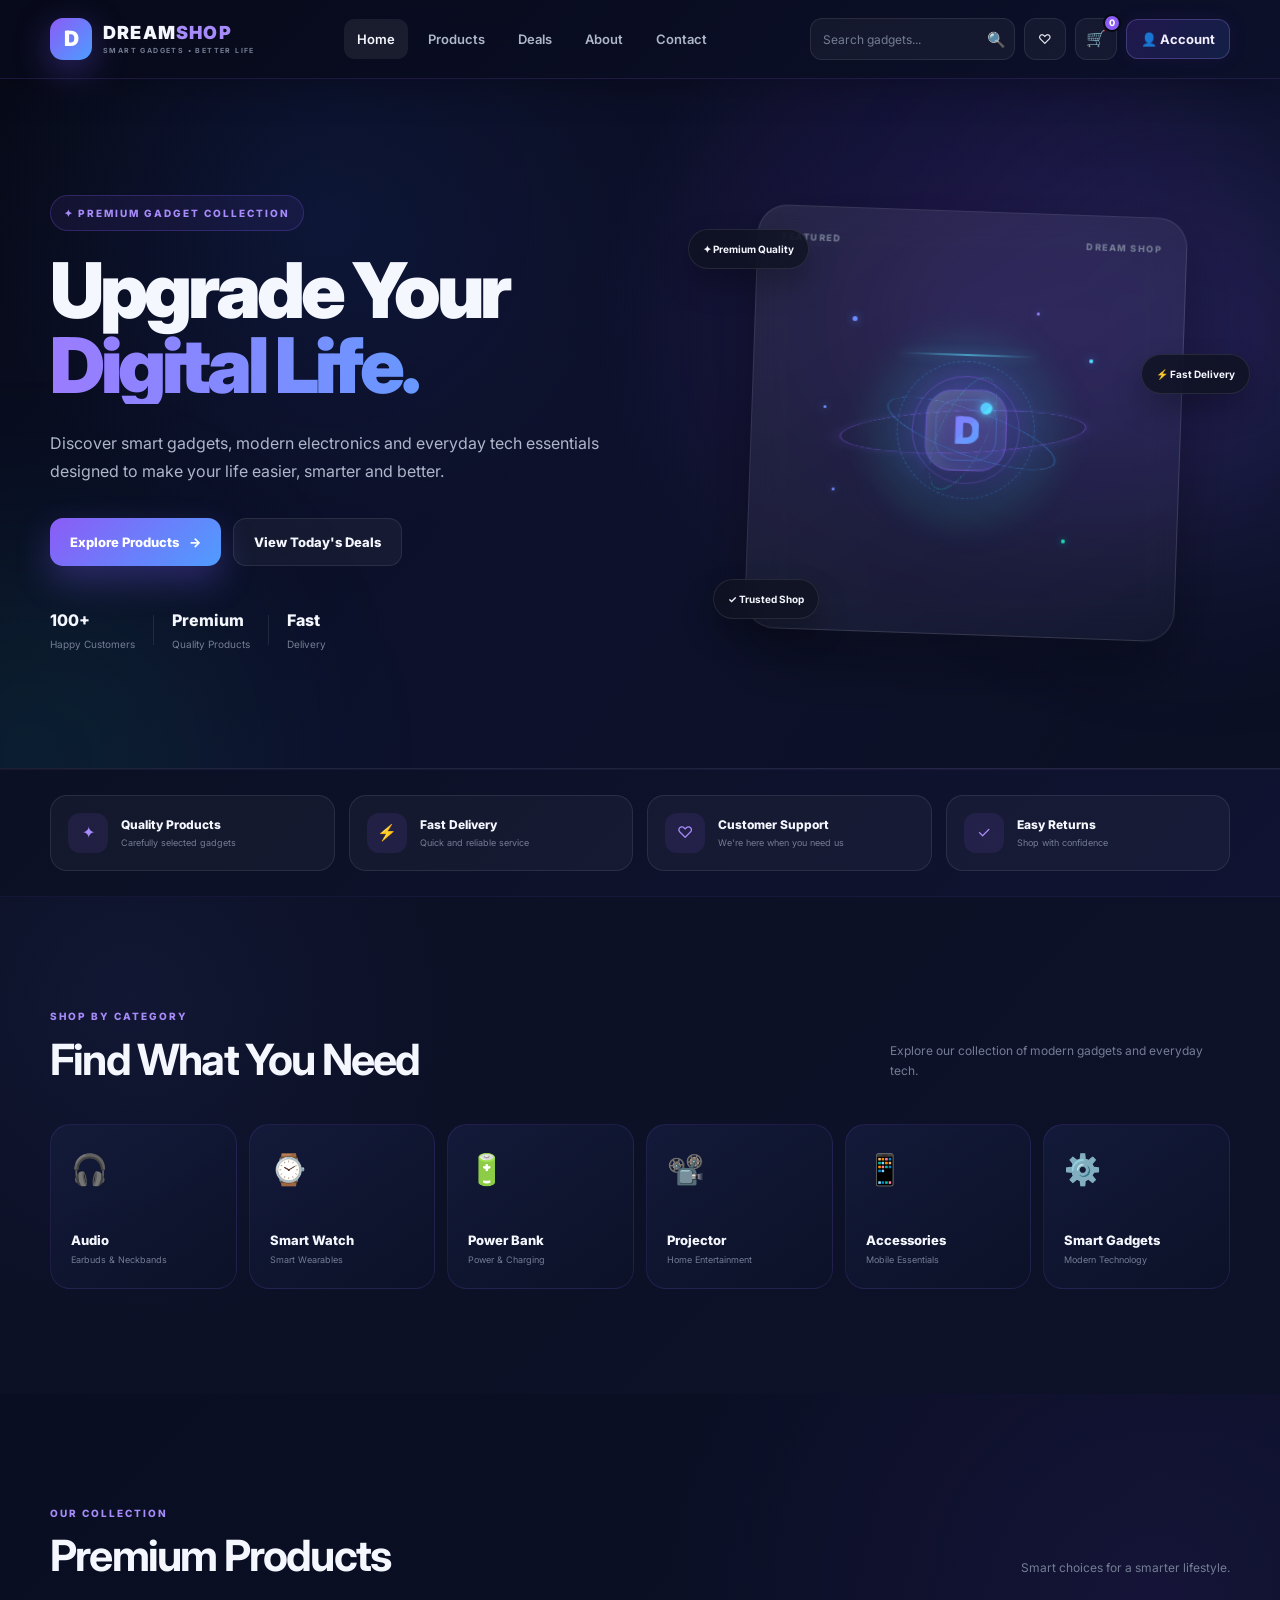
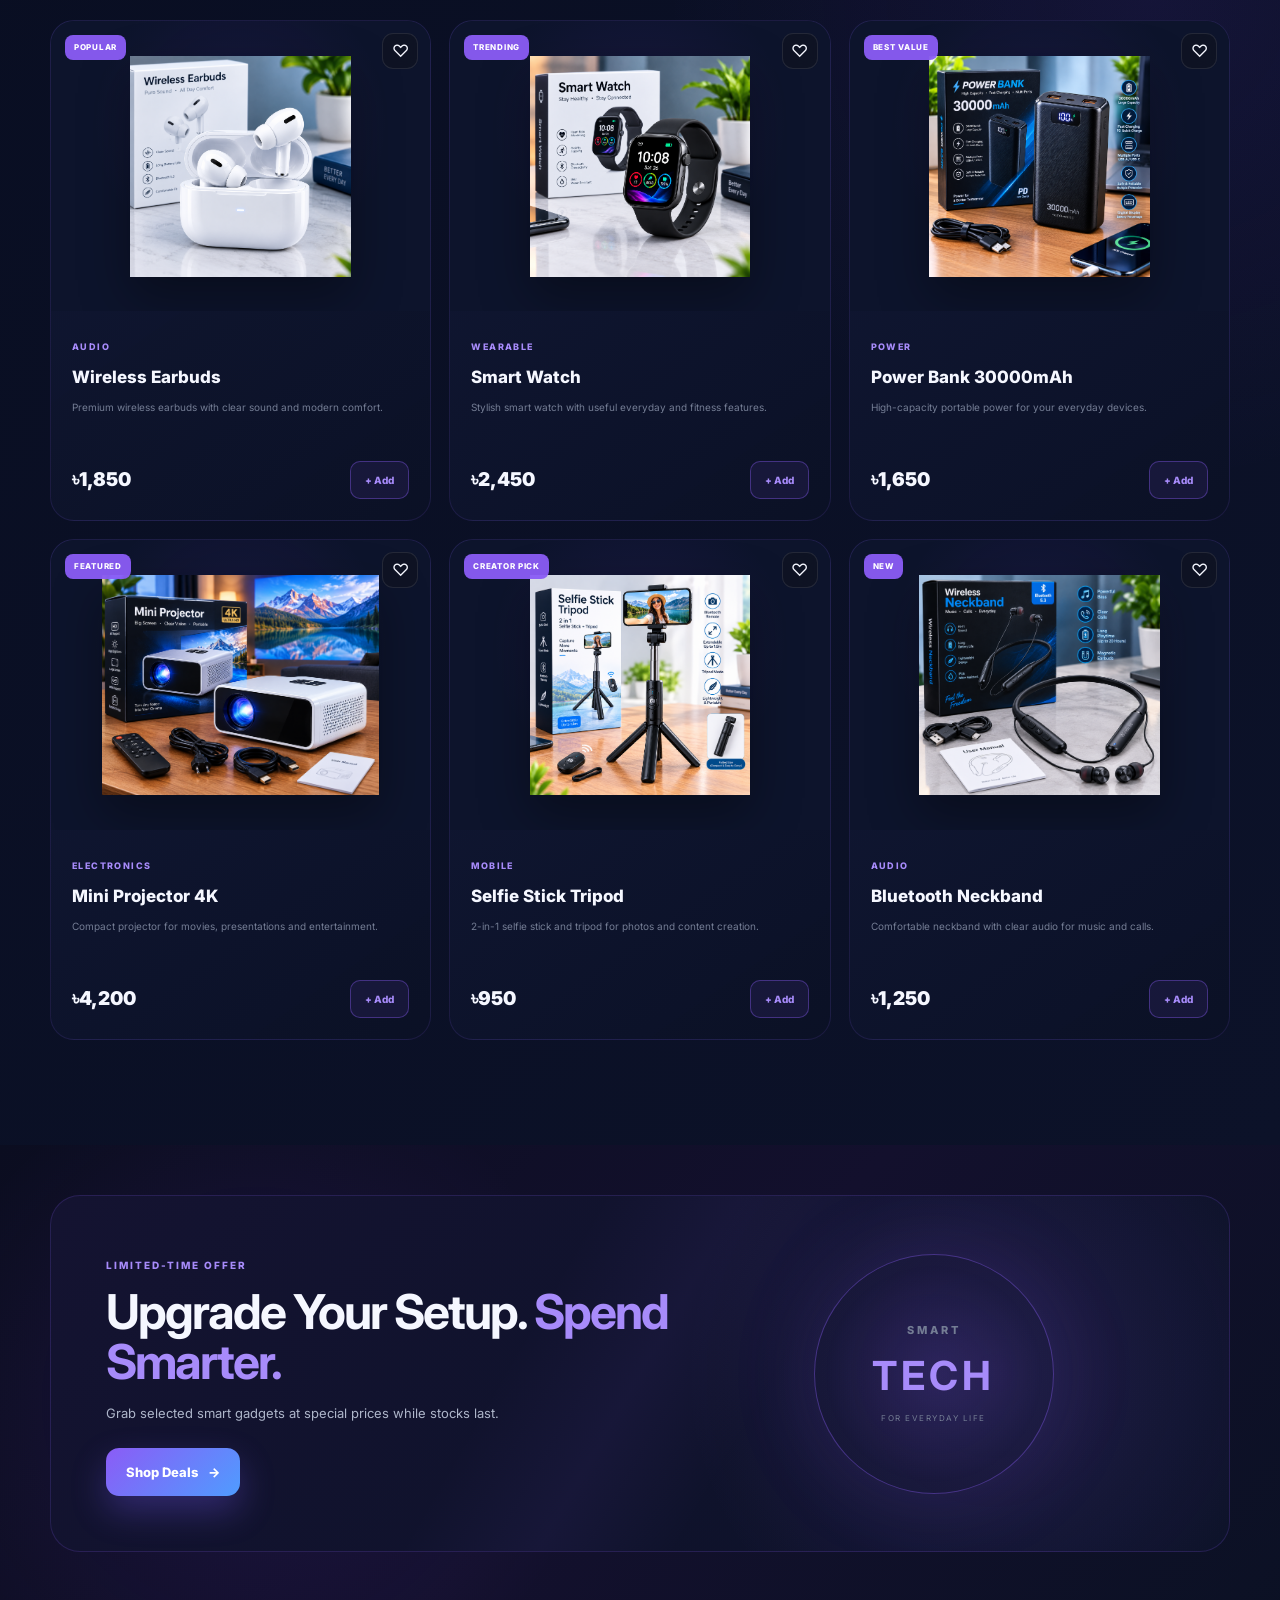
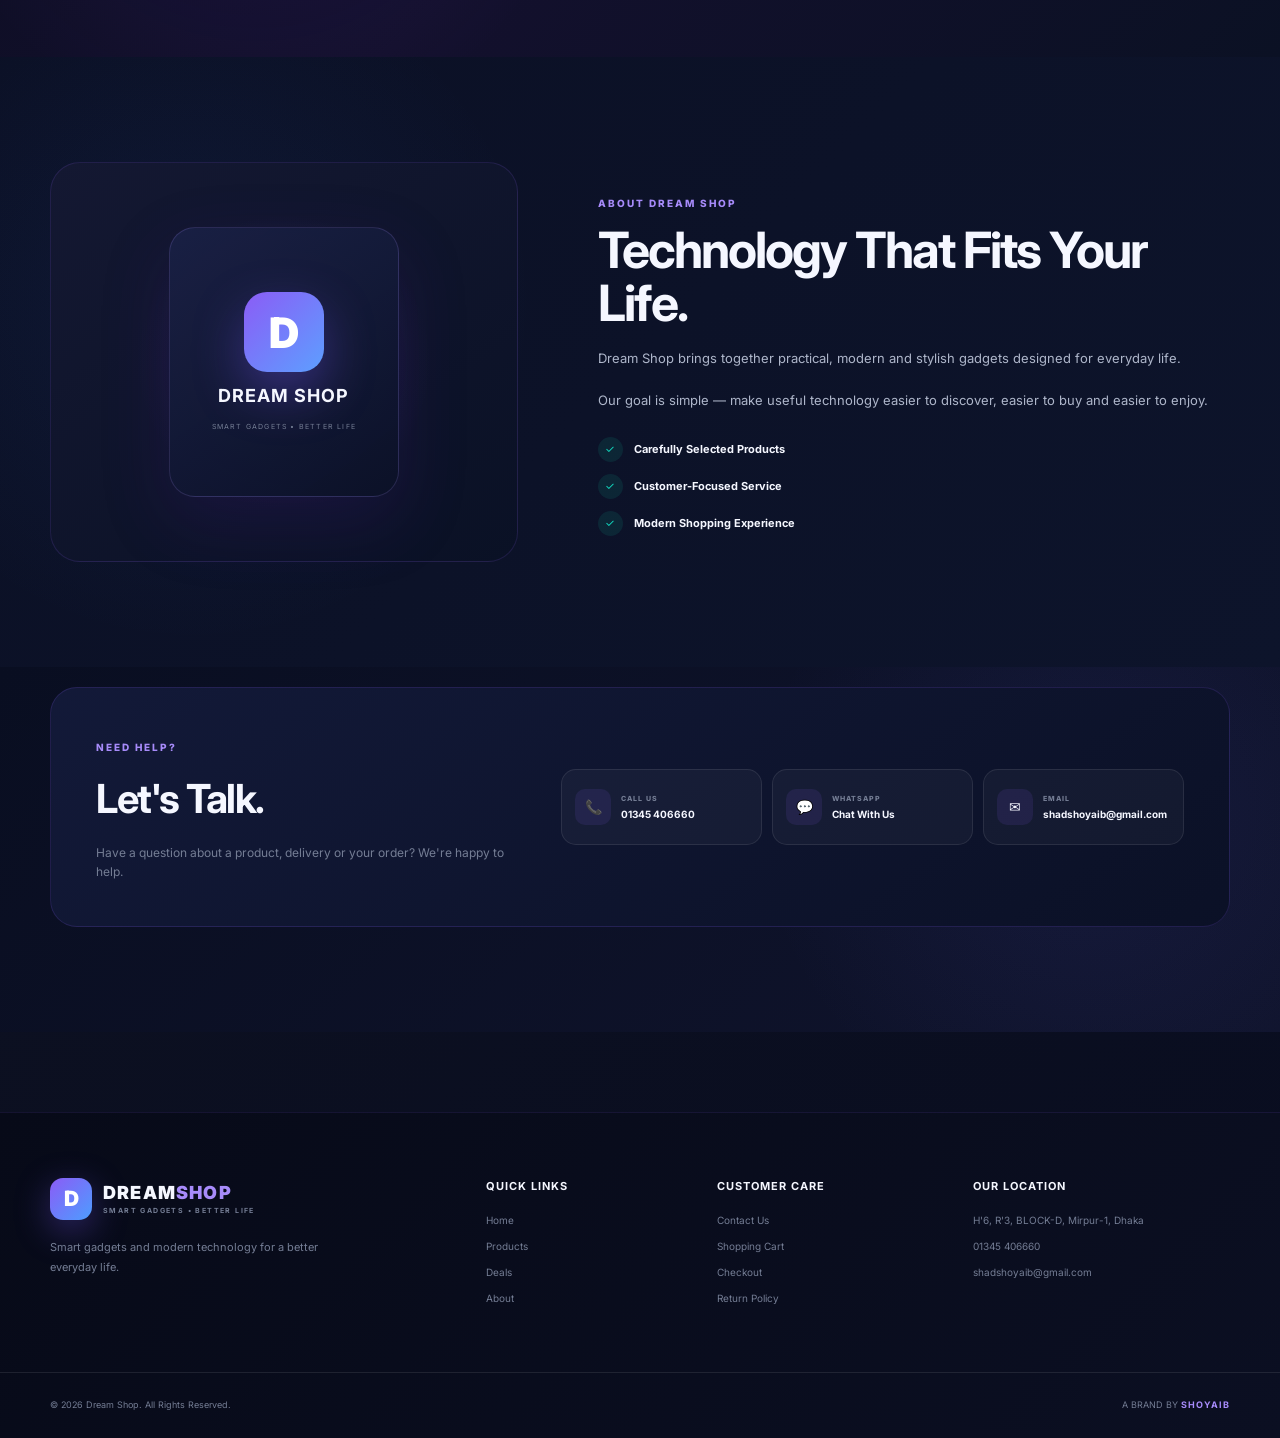
<file: index.html>
<!DOCTYPE html>
<html lang="en">

<head>

    <meta charset="UTF-8">

    <meta
        name="viewport"
        content="width=device-width, initial-scale=1.0"
    >

    <meta
        name="description"
        content="Dream Shop - Premium smart gadgets and modern electronics for a better life."
    >

    <meta
        name="keywords"
        content="Dream Shop, gadgets Bangladesh, smart gadgets, electronics, earbuds, smart watch, power bank"
    >

    <meta
        name="theme-color"
        content="#090d24"
    >

    <title>
        Dream Shop | Smart Gadgets • Better Life
    </title>


    <!-- Google Font -->

    <link
        rel="preconnect"
        href="https://fonts.googleapis.com"
    >

    <link
        rel="preconnect"
        href="https://fonts.googleapis.com"
        crossorigin
    >

    <link
        href="https://fonts.googleapis.com/css2?family=Inter:wght@400;500;600;700;800;900&display=swap"
        rel="stylesheet"
    >


    <!-- Main CSS -->

    <link
        rel="stylesheet"
        href="style.css"
    >


    <!-- =====================================================
         HOME PAGE PREMIUM THEME
         Midnight Navy + Royal Purple
         ===================================================== -->

    <style>

        /* =====================================================
           GLOBAL HOME BACKGROUND
        ===================================================== */

        body {

            background:
                radial-gradient(
                    circle at 8% 8%,
                    rgba(124, 58, 237, 0.14),
                    transparent 28%
                ),
                radial-gradient(
                    circle at 92% 18%,
                    rgba(59, 130, 246, 0.10),
                    transparent 27%
                ),
                linear-gradient(
                    135deg,
                    #080b1b 0%,
                    #0b1027 42%,
                    #0c1021 70%,
                    #090d20 100%
                ) !important;

            color: #f5f7ff;
        }


        /* =====================================================
           HEADER
        ===================================================== */

        .site-header {

            background:
                linear-gradient(
                    135deg,
                    rgba(7, 10, 25, 0.97),
                    rgba(13, 17, 42, 0.95)
                ) !important;

            border-bottom:
                1px solid
                rgba(139, 92, 246, 0.16);

            box-shadow:
                0 10px 35px
                rgba(0, 0, 0, 0.20);
        }


        /* =====================================================
           ACCOUNT BUTTON
        ===================================================== */

        .account-button {

            display: inline-flex;

            align-items: center;

            justify-content: center;

            gap: 7px;

            min-height: 40px;

            padding: 9px 14px;

            border-radius: 12px;

            text-decoration: none;

            color: #f3efff !important;

            background:
                linear-gradient(
                    135deg,
                    rgba(124, 58, 237, 0.20),
                    rgba(59, 130, 246, 0.14)
                );

            border:
                1px solid
                rgba(167, 139, 250, 0.28);

            box-shadow:
                0 0 22px
                rgba(124, 58, 237, 0.07);

            font-size: 13px;

            font-weight: 700;

            white-space: nowrap;

            transition:
                transform 0.25s ease,
                border-color 0.25s ease,
                background 0.25s ease,
                box-shadow 0.25s ease;
        }


        .account-button:hover {

            transform:
                translateY(-2px);

            color: #ffffff !important;

            border-color:
                rgba(167, 139, 250, 0.70);

            background:
                linear-gradient(
                    135deg,
                    rgba(124, 58, 237, 0.32),
                    rgba(59, 130, 246, 0.22)
                );

            box-shadow:
                0 0 28px
                rgba(139, 92, 246, 0.18);
        }


        /* =====================================================
           HERO — MIDNIGHT NAVY + PURPLE
        ===================================================== */

        .hero-section {

            background:
                radial-gradient(
                    circle at 75% 35%,
                    rgba(124, 58, 237, 0.16),
                    transparent 34%
                ),
                radial-gradient(
                    circle at 25% 20%,
                    rgba(37, 99, 235, 0.10),
                    transparent 30%
                ),
                linear-gradient(
                    135deg,
                    #070a18 0%,
                    #0a0f27 48%,
                    #0b1024 100%
                ) !important;

            position: relative;

            overflow: hidden;
        }


        .hero-section::before {

            content: "";

            position: absolute;

            inset: 0;

            pointer-events: none;

            background:
                linear-gradient(
                    120deg,
                    transparent 0%,
                    rgba(139, 92, 246, 0.025) 48%,
                    transparent 100%
                );
        }


        /* =====================================================
           FEATURE STRIP
        ===================================================== */

        .feature-strip {

            background:
                linear-gradient(
                    135deg,
                    #0b1024,
                    #101331
                ) !important;

            border-top:
                1px solid
                rgba(139, 92, 246, 0.08);

            border-bottom:
                1px solid
                rgba(139, 92, 246, 0.08);
        }


        /* =====================================================
           CATEGORIES
        ===================================================== */

        .categories-section {

            background:
                radial-gradient(
                    circle at 10% 20%,
                    rgba(99, 102, 241, 0.07),
                    transparent 28%
                ),
                linear-gradient(
                    135deg,
                    #0b1024,
                    #0d1229
                ) !important;
        }


        .category-card {

            background:
                linear-gradient(
                    145deg,
                    rgba(20, 27, 58, 0.95),
                    rgba(12, 18, 40, 0.96)
                ) !important;

            border:
                1px solid
                rgba(139, 92, 246, 0.14);
        }


        .category-card:hover {

            border-color:
                rgba(167, 139, 250, 0.42);

            box-shadow:
                0 16px 40px
                rgba(91, 33, 182, 0.15);
        }


        /* =====================================================
           PRODUCTS
        ===================================================== */

        .products-section {

            background:
                radial-gradient(
                    circle at 90% 15%,
                    rgba(124, 58, 237, 0.09),
                    transparent 30%
                ),
                linear-gradient(
                    135deg,
                    #090e22,
                    #0c1229
                ) !important;
        }


        .product-card {

            background:
                linear-gradient(
                    145deg,
                    rgba(18, 25, 54, 0.97),
                    rgba(11, 17, 38, 0.98)
                ) !important;

            border:
                1px solid
                rgba(139, 92, 246, 0.13);
        }


        .product-card:hover {

            border-color:
                rgba(167, 139, 250, 0.38);

            box-shadow:
                0 22px 55px
                rgba(76, 29, 149, 0.16);
        }


        .product-image {

            background:
                radial-gradient(
                    circle at 50% 35%,
                    rgba(124, 58, 237, 0.10),
                    transparent 55%
                ),
                #0d142c !important;
        }


        /* =====================================================
           DEALS
        ===================================================== */

        .deals-section {

            background:
                radial-gradient(
                    circle at 20% 50%,
                    rgba(124, 58, 237, 0.10),
                    transparent 32%
                ),
                linear-gradient(
                    135deg,
                    #0b0d20,
                    #13102d,
                    #0b1124
                ) !important;
        }


        .deal-banner {

            background:
                radial-gradient(
                    circle at 80% 50%,
                    rgba(139, 92, 246, 0.15),
                    transparent 32%
                ),
                linear-gradient(
                    135deg,
                    #141331,
                    #0c1228
                ) !important;

            border:
                1px solid
                rgba(139, 92, 246, 0.18);
        }


        /* =====================================================
           ABOUT
        ===================================================== */

        .about-section {

            background:
                radial-gradient(
                    circle at 15% 40%,
                    rgba(59, 130, 246, 0.07),
                    transparent 30%
                ),
                linear-gradient(
                    135deg,
                    #0b1025,
                    #0d142b
                ) !important;
        }


        .about-visual {

            background:
                radial-gradient(
                    circle at center,
                    rgba(124, 58, 237, 0.15),
                    transparent 48%
                ),
                linear-gradient(
                    145deg,
                    #141832,
                    #0a1125
                ) !important;

            border:
                1px solid
                rgba(139, 92, 246, 0.15);
        }


        .about-card {

            background:
                linear-gradient(
                    145deg,
                    rgba(26, 32, 69, 0.95),
                    rgba(12, 18, 40, 0.96)
                ) !important;

            border:
                1px solid
                rgba(167, 139, 250, 0.18);

            box-shadow:
                0 25px 70px
                rgba(76, 29, 149, 0.18);
        }


        /* =====================================================
           CONTACT
        ===================================================== */

        .contact-section {

            background:
                radial-gradient(
                    circle at 85% 40%,
                    rgba(99, 102, 241, 0.09),
                    transparent 30%
                ),
                linear-gradient(
                    135deg,
                    #090e21,
                    #10142d
                ) !important;
        }


        .contact-box {

            background:
                linear-gradient(
                    145deg,
                    rgba(19, 26, 57, 0.97),
                    rgba(11, 17, 38, 0.98)
                ) !important;

            border:
                1px solid
                rgba(139, 92, 246, 0.17);
        }


        /* =====================================================
           FOOTER
        ===================================================== */

        .site-footer {

            background:
                linear-gradient(
                    135deg,
                    #070a18,
                    #0b0f22
                ) !important;

            border-top:
                1px solid
                rgba(139, 92, 246, 0.10);
        }


        /* =====================================================
           MOBILE ACCOUNT
        ===================================================== */

        @media (max-width: 700px) {

            .account-button {

                min-height: 38px;

                padding:
                    8px 10px;

                font-size: 12px;
            }

        }


        @media (max-width: 520px) {

            .account-button {

                padding:
                    8px 9px;

                font-size: 0;
            }


            .account-button::before {

                content: "👤";

                font-size: 16px;
            }

        }

    </style>

</head>


<body>


<!-- =====================================================
     HEADER
     ===================================================== -->

<header class="site-header">

    <div class="container header-inner">


        <!-- Logo -->

        <a
            href="index.html"
            class="brand"
            aria-label="Dream Shop Home"
        >

            <span class="brand-mark">
                D
            </span>

            <span class="brand-text">

                <strong>
                    DREAM<span>SHOP</span>
                </strong>

                <small>
                    SMART GADGETS • BETTER LIFE
                </small>

            </span>

        </a>


        <!-- Desktop Navigation -->

        <nav
            class="nav-menu"
            id="navMenu"
        >

            <a
                href="#home"
                class="active"
            >
                Home
            </a>

            <a href="#products">
                Products
            </a>

            <a href="#deals">
                Deals
            </a>

            <a href="#about">
                About
            </a>

            <a href="#contact">
                Contact
            </a>

        </nav>


        <!-- Header Actions -->

        <div class="header-actions">


            <!-- Search -->

            <div class="header-search">

                <input
                    type="search"
                    id="searchInput"
                    placeholder="Search gadgets..."
                    autocomplete="off"
                >

                <button
                    type="button"
                    id="searchButton"
                    aria-label="Search"
                >
                    🔍
                </button>

            </div>


            <!-- Wishlist -->

            <button
                type="button"
                class="icon-button"
                aria-label="Wishlist"
                title="Wishlist"
            >
                ♡
            </button>


            <!-- Cart -->

            <a
                href="cart.html"
                class="cart-button"
                aria-label="Shopping Cart"
            >

                🛒

                <span
                    class="cart-count"
                    id="cartCount"
                >
                    0
                </span>

            </a>


            <!-- Account -->

            <a
                href="login.html"
                class="account-button"
                aria-label="My Account"
            >
                👤 Account
            </a>


            <!-- Mobile Menu -->

            <button
                type="button"
                class="mobile-menu-button"
                id="mobileMenuButton"
                aria-label="Open menu"
                aria-expanded="false"
            >
                ☰
            </button>

        </div>

    </div>

</header>



<!-- =====================================================
     HERO
     ===================================================== -->

<main id="home">


<section class="hero-section">

    <div class="hero-glow hero-glow-one"></div>

    <div class="hero-glow hero-glow-two"></div>


    <div class="container hero-grid">


        <!-- Hero Content -->

        <div class="hero-content">


            <div class="hero-badge">
                ✦ PREMIUM GADGET COLLECTION
            </div>


            <h1>

                Upgrade Your
                <span>Digital Life.</span>

            </h1>


            <p>

                Discover smart gadgets, modern electronics
                and everyday tech essentials designed to
                make your life easier, smarter and better.

            </p>


            <div class="hero-buttons">

                <a
                    href="#products"
                    class="btn btn-primary"
                >
                    Explore Products
                    <span>→</span>
                </a>

                <a
                    href="#deals"
                    class="btn btn-secondary"
                >
                    View Today's Deals
                </a>

            </div>


            <!-- Trust -->

            <div class="hero-trust">

                <div class="trust-item">

                    <strong>
                        100+
                    </strong>

                    <span>
                        Happy Customers
                    </span>

                </div>


                <div class="trust-divider"></div>


                <div class="trust-item">

                    <strong>
                        Premium
                    </strong>

                    <span>
                        Quality Products
                    </span>

                </div>


                <div class="trust-divider"></div>


                <div class="trust-item">

                    <strong>
                        Fast
                    </strong>

                    <span>
                        Delivery
                    </span>

                </div>

            </div>

        </div>



        <!-- =================================================
             HERO VISUAL
             PREMIUM 3D HOLOGRAPHIC TECH CORE
             ================================================= -->

        <div class="hero-visual">


            <div class="hero-card">

                <div class="hero-card-top">

                    <span>
                        FEATURED
                    </span>

                    <span>
                        DREAM SHOP
                    </span>

                </div>


                <!-- Premium Holographic Tech Core -->

                <div class="hero-hologram">

                    <div class="holo-glow"></div>


                    <div class="holo-orbit orbit-one"></div>

                    <div class="holo-orbit orbit-two"></div>

                    <div class="holo-orbit orbit-three"></div>


                    <div class="holo-core">

                        <div class="core-inner">
                            <span>D</span>
                        </div>

                        <div class="core-ring ring-a"></div>

                        <div class="core-ring ring-b"></div>

                    </div>


                    <div class="holo-particle hp-one"></div>

                    <div class="holo-particle hp-two"></div>

                    <div class="holo-particle hp-three"></div>

                    <div class="holo-particle hp-four"></div>

                    <div class="holo-particle hp-five"></div>

                    <div class="holo-particle hp-six"></div>


                    <div class="holo-scan"></div>

                </div>


            </div>


            <div class="floating-chip chip-one">
                ✦ Premium Quality
            </div>

            <div class="floating-chip chip-two">
                ⚡ Fast Delivery
            </div>

            <div class="floating-chip chip-three">
                ✓ Trusted Shop
            </div>

        </div>

    </div>

</section>



<!-- =====================================================
     FEATURES
     ===================================================== -->

<section class="feature-strip">

    <div class="container feature-grid">


        <div class="feature-card">

            <div class="feature-icon">
                ✦
            </div>

            <div>

                <h3>
                    Quality Products
                </h3>

                <p>
                    Carefully selected gadgets
                </p>

            </div>

        </div>


        <div class="feature-card">

            <div class="feature-icon">
                ⚡
            </div>

            <div>

                <h3>
                    Fast Delivery
                </h3>

                <p>
                    Quick and reliable service
                </p>

            </div>

        </div>


        <div class="feature-card">

            <div class="feature-icon">
                ♡
            </div>

            <div>

                <h3>
                    Customer Support
                </h3>

                <p>
                    We're here when you need us
                </p>

            </div>

        </div>


        <div class="feature-card">

            <div class="feature-icon">
                ✓
            </div>

            <div>

                <h3>
                    Easy Returns
                </h3>

                <p>
                    Shop with confidence
                </p>

            </div>

        </div>

    </div>

</section>



<!-- =====================================================
     CATEGORIES
     ===================================================== -->

<section class="categories-section">

    <div class="container">


        <div class="section-heading">

            <div>

                <span class="eyebrow">
                    SHOP BY CATEGORY
                </span>

                <h2>
                    Find What You Need
                </h2>

            </div>

            <p>
                Explore our collection of modern
                gadgets and everyday tech.
            </p>

        </div>


        <div class="category-grid">


            <a
                href="#products"
                class="category-card"
            >

                <span class="category-icon">
                    🎧
                </span>

                <strong>
                    Audio
                </strong>

                <small>
                    Earbuds & Neckbands
                </small>

            </a>


            <a
                href="#products"
                class="category-card"
            >

                <span class="category-icon">
                    ⌚
                </span>

                <strong>
                    Smart Watch
                </strong>

                <small>
                    Smart Wearables
                </small>

            </a>


            <a
                href="#products"
                class="category-card"
            >

                <span class="category-icon">
                    🔋
                </span>

                <strong>
                    Power Bank
                </strong>

                <small>
                    Power & Charging
                </small>

            </a>


            <a
                href="#products"
                class="category-card"
            >

                <span class="category-icon">
                    📽️
                </span>

                <strong>
                    Projector
                </strong>

                <small>
                    Home Entertainment
                </small>

            </a>


            <a
                href="#products"
                class="category-card"
            >

                <span class="category-icon">
                    📱
                </span>

                <strong>
                    Accessories
                </strong>

                <small>
                    Mobile Essentials
                </small>

            </a>


            <a
                href="#products"
                class="category-card"
            >

                <span class="category-icon">
                    ⚙️
                </span>

                <strong>
                    Smart Gadgets
                </strong>

                <small>
                    Modern Technology
                </small>

            </a>

        </div>

    </div>

</section>



<!-- =====================================================
     PRODUCTS
     ===================================================== -->

<section
    class="products-section"
    id="products"
>

    <div class="container">


        <div class="section-heading">

            <div>

                <span class="eyebrow">
                    OUR COLLECTION
                </span>

                <h2>
                    Premium Products
                </h2>

            </div>

            <p>
                Smart choices for a smarter lifestyle.
            </p>

        </div>


        <div class="product-grid">


            <!-- Product 1 -->

            <article
                class="product-card"
                data-product-id="earbuds"
            >

                <div class="product-image">

                    <span class="product-badge">
                        POPULAR
                    </span>

                    <img
                        src="images/earbuds.png"
                        alt="Wireless Earbuds"
                        loading="lazy"
                    >

                    <button
                        type="button"
                        class="product-wishlist"
                        aria-label="Add to wishlist"
                    >
                        ♡
                    </button>

                </div>


                <div class="product-info">

                    <span class="product-category">
                        AUDIO
                    </span>

                    <h3>
                        Wireless Earbuds
                    </h3>

                    <p>
                        Premium wireless earbuds
                        with clear sound and modern comfort.
                    </p>


                    <div class="product-bottom">

                        <div>

                            <span class="price">
                                ৳1,850
                            </span>

                        </div>

                        <button
                            type="button"
                            class="add-cart-btn"
                            data-add-to-cart="earbuds"
                            onclick="handleAddToCart('earbuds')"
                        >
                            + Add
                        </button>

                    </div>

                </div>

            </article>



            <!-- Product 2 -->

            <article
                class="product-card"
                data-product-id="smart-watch"
            >

                <div class="product-image">

                    <span class="product-badge">
                        TRENDING
                    </span>

                    <img
                        src="images/smart-watch.png"
                        alt="Smart Watch"
                        loading="lazy"
                    >

                    <button
                        type="button"
                        class="product-wishlist"
                        aria-label="Add to wishlist"
                    >
                        ♡
                    </button>

                </div>


                <div class="product-info">

                    <span class="product-category">
                        WEARABLE
                    </span>

                    <h3>
                        Smart Watch
                    </h3>

                    <p>
                        Stylish smart watch with useful
                        everyday and fitness features.
                    </p>


                    <div class="product-bottom">

                        <span class="price">
                            ৳2,450
                        </span>

                        <button
                            type="button"
                            class="add-cart-btn"
                            data-add-to-cart="smart-watch"
                            onclick="handleAddToCart('smart-watch')"
                        >
                            + Add
                        </button>

                    </div>

                </div>

            </article>



            <!-- Product 3 -->

            <article
                class="product-card"
                data-product-id="power-bank"
            >

                <div class="product-image">

                    <span class="product-badge">
                        BEST VALUE
                    </span>

                    <img
                        src="images/power-bank.png"
                        alt="Power Bank 30000mAh"
                        loading="lazy"
                    >

                    <button
                        type="button"
                        class="product-wishlist"
                        aria-label="Add to wishlist"
                    >
                        ♡
                    </button>

                </div>


                <div class="product-info">

                    <span class="product-category">
                        POWER
                    </span>

                    <h3>
                        Power Bank 30000mAh
                    </h3>

                    <p>
                        High-capacity portable power
                        for your everyday devices.
                    </p>


                    <div class="product-bottom">

                        <span class="price">
                            ৳1,650
                        </span>

                        <button
                            type="button"
                            class="add-cart-btn"
                            data-add-to-cart="power-bank"
                            onclick="handleAddToCart('power-bank')"
                        >
                            + Add
                        </button>

                    </div>

                </div>

            </article>



            <!-- Product 4 -->

            <article
                class="product-card"
                data-product-id="projector"
            >

                <div class="product-image">

                    <span class="product-badge">
                        FEATURED
                    </span>

                    <img
                        src="images/projector.png"
                        alt="Mini Projector 4K"
                        loading="lazy"
                    >

                    <button
                        type="button"
                        class="product-wishlist"
                        aria-label="Add to wishlist"
                    >
                        ♡
                    </button>

                </div>


                <div class="product-info">

                    <span class="product-category">
                        ELECTRONICS
                    </span>

                    <h3>
                        Mini Projector 4K
                    </h3>

                    <p>
                        Compact projector for movies,
                        presentations and entertainment.
                    </p>


                    <div class="product-bottom">

                        <span class="price">
                            ৳4,200
                        </span>

                        <button
                            type="button"
                            class="add-cart-btn"
                            data-add-to-cart="projector"
                            onclick="handleAddToCart('projector')"
                        >
                            + Add
                        </button>

                    </div>

                </div>

            </article>



            <!-- Product 5 -->

            <article
                class="product-card"
                data-product-id="selfie-stick"
            >

                <div class="product-image">

                    <span class="product-badge">
                        CREATOR PICK
                    </span>

                    <img
                        src="images/selfie-stick.png"
                        alt="Selfie Stick Tripod"
                        loading="lazy"
                    >

                    <button
                        type="button"
                        class="product-wishlist"
                        aria-label="Add to wishlist"
                    >
                        ♡
                    </button>

                </div>


                <div class="product-info">

                    <span class="product-category">
                        MOBILE
                    </span>

                    <h3>
                        Selfie Stick Tripod
                    </h3>

                    <p>
                        2-in-1 selfie stick and tripod
                        for photos and content creation.
                    </p>


                    <div class="product-bottom">

                        <span class="price">
                            ৳950
                        </span>

                        <button
                            type="button"
                            class="add-cart-btn"
                            data-add-to-cart="selfie-stick"
                            onclick="handleAddToCart('selfie-stick')"
                        >
                            + Add
                        </button>

                    </div>

                </div>

            </article>



            <!-- Product 6 -->

            <article
                class="product-card"
                data-product-id="neckband"
            >

                <div class="product-image">

                    <span class="product-badge">
                        NEW
                    </span>

                    <img
                        src="images/neckband.png"
                        alt="Bluetooth Neckband"
                        loading="lazy"
                    >

                    <button
                        type="button"
                        class="product-wishlist"
                        aria-label="Add to wishlist"
                    >
                        ♡
                    </button>

                </div>


                <div class="product-info">

                    <span class="product-category">
                        AUDIO
                    </span>

                    <h3>
                        Bluetooth Neckband
                    </h3>

                    <p>
                        Comfortable neckband with
                        clear audio for music and calls.
                    </p>


                    <div class="product-bottom">

                        <span class="price">
                            ৳1,250
                        </span>

                        <button
                            type="button"
                            class="add-cart-btn"
                            data-add-to-cart="neckband"
                            onclick="handleAddToCart('neckband')"
                        >
                            + Add
                        </button>

                    </div>

                </div>

            </article>

        </div>

    </div>

</section>



<!-- =====================================================
     DEALS
     ===================================================== -->

<section
    class="deals-section"
    id="deals"
>

    <div class="container">


        <div class="deal-banner">


            <div class="deal-content">

                <span class="eyebrow">
                    LIMITED-TIME OFFER
                </span>

                <h2>
                    Upgrade Your Setup.
                    <span>Spend Smarter.</span>
                </h2>

                <p>
                    Grab selected smart gadgets at
                    special prices while stocks last.
                </p>

                <a
                    href="#products"
                    class="btn btn-primary"
                >
                    Shop Deals
                    <span>→</span>
                </a>

            </div>


            <div class="deal-visual">

                <div class="deal-circle">

                    <span>
                        SMART
                    </span>

                    <strong>
                        TECH
                    </strong>

                    <small>
                        FOR EVERYDAY LIFE
                    </small>

                </div>

            </div>

        </div>

    </div>

</section>



<!-- =====================================================
     ABOUT
     ===================================================== -->

<section
    class="about-section"
    id="about"
>

    <div class="container about-grid">


        <div class="about-visual">

            <div class="about-card">

                <span class="about-logo">
                    D
                </span>

                <strong>
                    DREAM SHOP
                </strong>

                <small>
                    SMART GADGETS • BETTER LIFE
                </small>

            </div>

        </div>


        <div class="about-content">

            <span class="eyebrow">
                ABOUT DREAM SHOP
            </span>

            <h2>
                Technology That
                Fits Your Life.
            </h2>

            <p>
                Dream Shop brings together practical,
                modern and stylish gadgets designed
                for everyday life.
            </p>

            <p>
                Our goal is simple — make useful
                technology easier to discover,
                easier to buy and easier to enjoy.
            </p>


            <div class="about-points">

                <div>
                    <span>✓</span>
                    <strong>
                        Carefully Selected Products
                    </strong>
                </div>

                <div>
                    <span>✓</span>
                    <strong>
                        Customer-Focused Service
                    </strong>
                </div>

                <div>
                    <span>✓</span>
                    <strong>
                        Modern Shopping Experience
                    </strong>
                </div>

            </div>

        </div>

    </div>

</section>



<!-- =====================================================
     CONTACT
     ===================================================== -->

<section
    class="contact-section"
    id="contact"
>

    <div class="container">


        <div class="contact-box">


            <div class="contact-content">

                <span class="eyebrow">
                    NEED HELP?
                </span>

                <h2>
                    Let's Talk.
                </h2>

                <p>
                    Have a question about a product,
                    delivery or your order?
                    We're happy to help.
                </p>

            </div>


            <div class="contact-actions">

                <a
                    href="tel:01345406660"
                    class="contact-action"
                >

                    <span>
                        📞
                    </span>

                    <div>

                        <small>
                            CALL US
                        </small>

                        <strong>
                            01345 406660
                        </strong>

                    </div>

                </a>


                <a
                    href="https://wa.me/8801345406660"
                    target="_blank"
                    rel="noopener"
                    class="contact-action"
                >

                    <span>
                        💬
                    </span>

                    <div>

                        <small>
                            WHATSAPP
                        </small>

                        <strong>
                            Chat With Us
                        </strong>

                    </div>

                </a>


                <a
                    href="mailto:shadshoyaib@gmail.com"
                    class="contact-action"
                >

                    <span>
                        ✉
                    </span>

                    <div>

                        <small>
                            EMAIL
                        </small>

                        <strong>
                            shadshoyaib@gmail.com
                        </strong>

                    </div>

                </a>

            </div>

        </div>

    </div>

</section>

</main>



<!-- =====================================================
     FOOTER
     ===================================================== -->

<footer class="site-footer">

    <div class="container footer-grid">


        <div class="footer-brand">

            <a
                href="index.html"
                class="brand"
            >

                <span class="brand-mark">
                    D
                </span>

                <span class="brand-text">

                    <strong>
                        DREAM<span>SHOP</span>
                    </strong>

                    <small>
                        SMART GADGETS • BETTER LIFE
                    </small>

                </span>

            </a>


            <p>
                Smart gadgets and modern technology
                for a better everyday life.
            </p>

        </div>


        <div class="footer-column">

            <h3>
                Quick Links
            </h3>

            <a href="#home">
                Home
            </a>

            <a href="#products">
                Products
            </a>

            <a href="#deals">
                Deals
            </a>

            <a href="#about">
                About
            </a>

        </div>


        <div class="footer-column">

            <h3>
                Customer Care
            </h3>

            <a href="#contact">
                Contact Us
            </a>

            <a href="cart.html">
                Shopping Cart
            </a>

            <a href="checkout.html">
                Checkout
            </a>

            <a href="#">
                Return Policy
            </a>

        </div>


        <div class="footer-column">

            <h3>
                Our Location
            </h3>

            <p>
                H'6, R'3, BLOCK-D,
                Mirpur-1, Dhaka
            </p>

            <a href="tel:01345406660">
                01345 406660
            </a>

            <a href="mailto:shadshoyaib@gmail.com">
                shadshoyaib@gmail.com
            </a>

        </div>

    </div>


    <div class="footer-bottom">

        <div class="container footer-bottom-inner">

            <p>
                © 2026 Dream Shop.
                All Rights Reserved.
            </p>

            <p>
                A BRAND BY
                <strong>
                    SHOYAIB
                </strong>
            </p>

        </div>

    </div>

</footer>



<!-- =====================================================
     JAVASCRIPT
     ===================================================== -->

<script
    src="script.js"
></script>


</body>

</html>
</file>
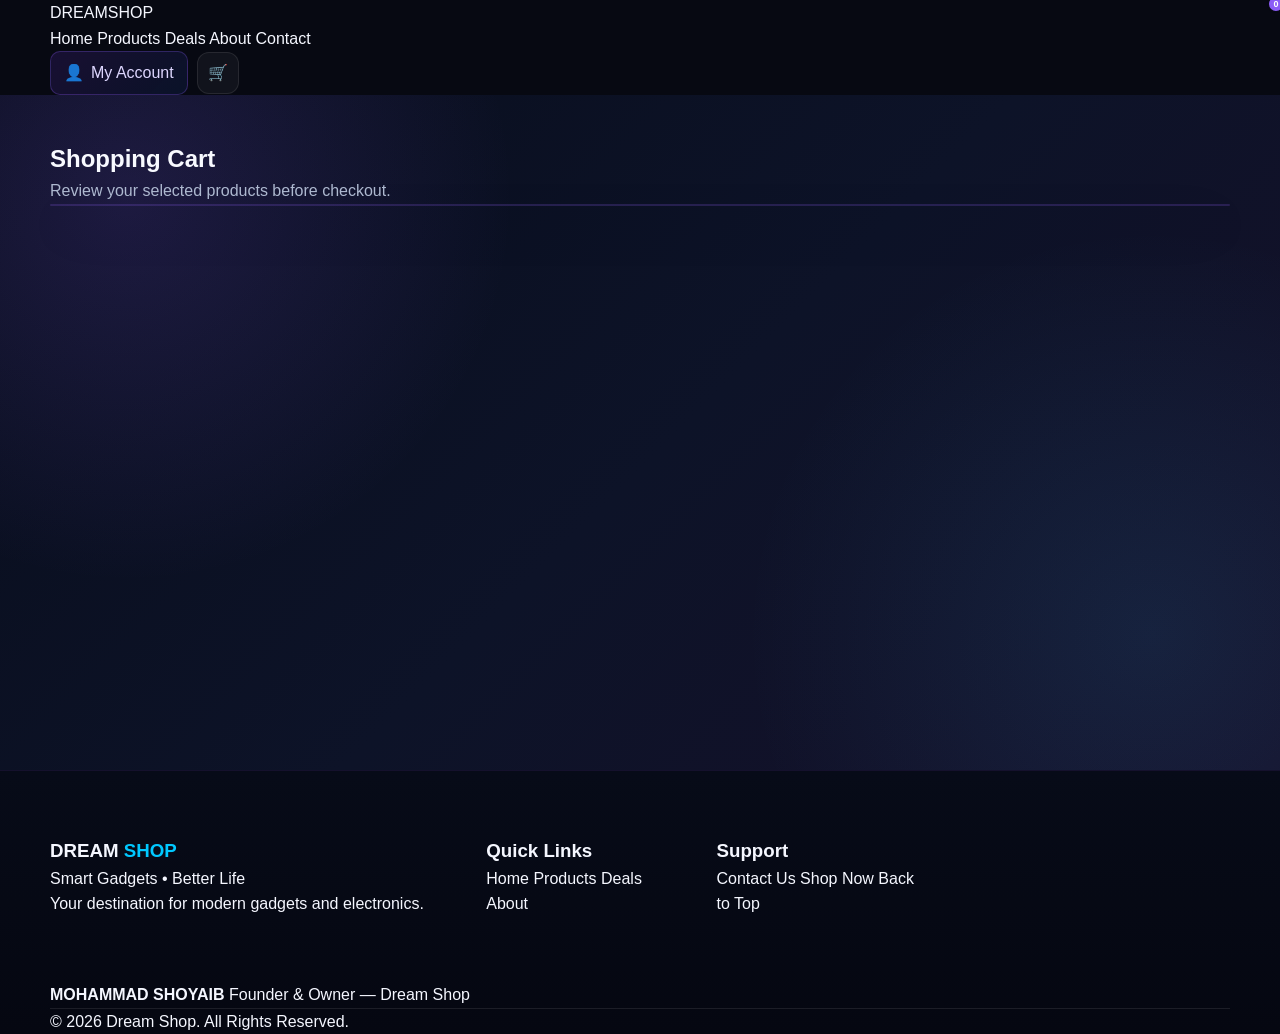
<file: cart.html>
<!DOCTYPE html>
<html lang="en">
<head>

    <meta charset="UTF-8">

    <meta
        name="viewport"
        content="width=device-width, initial-scale=1.0"
    >

    <title>Shopping Cart | Dream Shop</title>

    <link rel="stylesheet" href="style.css">

    <style>
        /* =========================================
           DREAM SHOP — LUXURY CART PAGE
        ========================================= */

        .cart-page {
            min-height: 75vh !important;
            padding: 45px 20px 70px !important;

            background:
                radial-gradient(
                    circle at 10% 15%,
                    rgba(139, 92, 246, 0.16),
                    transparent 30%
                ),
                radial-gradient(
                    circle at 90% 80%,
                    rgba(56, 189, 248, 0.10),
                    transparent 32%
                ),
                linear-gradient(
                    135deg,
                    #080d1c,
                    #0d1328 52%,
                    #15102a
                ) !important;
        }


        /* =========================
           SECTION TITLE
        ========================== */

        .cart-page .section-title h2 {
            color: #f8faff !important;
        }

        .cart-page .section-title p {
            color: #aeb9d0 !important;
        }


        /* =========================
           CART CONTAINER
        ========================== */

        #cartContainer {
            background:
                linear-gradient(
                    145deg,
                    rgba(20, 28, 55, 0.90),
                    rgba(11, 17, 37, 0.94)
                ) !important;

            border: 1px solid rgba(139, 92, 246, 0.20) !important;
            border-radius: 20px !important;

            box-shadow:
                0 20px 55px rgba(0, 0, 0, 0.30),
                0 0 35px rgba(99, 102, 241, 0.06) !important;
        }


        /* =========================
           EMPTY CART
        ========================== */

        .empty-cart {
            background:
                linear-gradient(
                    145deg,
                    rgba(20, 28, 55, 0.94),
                    rgba(11, 17, 37, 0.97)
                ) !important;

            border: 1px solid rgba(139, 92, 246, 0.22) !important;
            border-radius: 20px !important;

            box-shadow:
                0 20px 55px rgba(0, 0, 0, 0.28) !important;
        }

        .empty-cart-icon {
            color: #a78bfa !important;
            filter:
                drop-shadow(
                    0 0 18px rgba(139, 92, 246, 0.35)
                ) !important;
        }

        .empty-cart h3 {
            color: #f4f6ff !important;
        }

        .empty-cart p {
            color: #aeb9d0 !important;
        }


        /* =========================
           CART SUMMARY
        ========================== */

        .cart-summary {
            margin-top: 22px !important;

            background:
                linear-gradient(
                    145deg,
                    rgba(24, 31, 61, 0.96),
                    rgba(12, 18, 40, 0.98)
                ) !important;

            border: 1px solid rgba(139, 92, 246, 0.24) !important;
            border-radius: 18px !important;

            box-shadow:
                0 18px 50px rgba(0, 0, 0, 0.30),
                0 0 30px rgba(139, 92, 246, 0.06) !important;
        }

        .cart-summary-row {
            color: #b9c3d8 !important;
        }

        .cart-summary-row strong {
            color: #eef2ff !important;
        }

        .cart-summary-row.total-row {
            border-color: rgba(148, 163, 184, 0.16) !important;
        }

        #cartTotalPrice {
            background:
                linear-gradient(
                    90deg,
                    #a78bfa,
                    #22d3ee
                ) !important;

            -webkit-background-clip: text !important;
            background-clip: text !important;
            color: transparent !important;
        }


        /* =========================
           CART ACTIONS
        ========================== */

        .cart-actions {
            gap: 12px !important;
        }

        .cart-actions .btn-primary {
            border: none !important;

            background:
                linear-gradient(
                    135deg,
                    #7c3aed,
                    #4f46e5,
                    #06b6d4
                ) !important;

            color: #ffffff !important;

            box-shadow:
                0 8px 25px rgba(99, 102, 241, 0.24) !important;
        }

        .cart-actions .btn-primary:hover {
            box-shadow:
                0 12px 30px rgba(99, 102, 241, 0.34) !important;
        }

        .cart-actions .btn-outline {
            border: 1px solid rgba(139, 92, 246, 0.42) !important;

            background:
                rgba(139, 92, 246, 0.07) !important;

            color: #c4b5fd !important;
        }

        .cart-actions .btn-outline:hover {
            background:
                rgba(139, 92, 246, 0.15) !important;

            color: #ddd6fe !important;
        }


        /* =========================
           CART ITEM VISUAL SUPPORT
        ========================== */

        .cart-item,
        .cart-product,
        .cart-card {
            background:
                rgba(15, 23, 48, 0.72) !important;

            border-color:
                rgba(139, 92, 246, 0.16) !important;
        }


        /* =========================
           ACCOUNT BUTTON
        ========================== */

        .account-button {
            display: inline-flex !important;
            align-items: center !important;
            justify-content: center !important;
            gap: 7px !important;

            min-height: 42px !important;
            padding: 8px 13px !important;

            border-radius: 10px !important;

            text-decoration: none !important;

            color: #ddd6fe !important;

            background:
                linear-gradient(
                    135deg,
                    rgba(124, 58, 237, 0.15),
                    rgba(37, 99, 235, 0.10)
                ) !important;

            border: 1px solid rgba(139, 92, 246, 0.28) !important;

            transition:
                transform 0.2s ease,
                background 0.2s ease,
                border-color 0.2s ease !important;

            white-space: nowrap !important;
        }

        .account-button:hover {
            transform: translateY(-1px) !important;

            background:
                linear-gradient(
                    135deg,
                    rgba(124, 58, 237, 0.24),
                    rgba(37, 99, 235, 0.16)
                ) !important;

            border-color:
                rgba(167, 139, 250, 0.48) !important;

            color: #ffffff !important;
        }


        /* =========================
           CART PAGE FOOTER
        ========================== */

        .cart-page + .footer {
            background:
                linear-gradient(
                    180deg,
                    #070b18,
                    #050711
                ) !important;

            border-top:
                1px solid rgba(139, 92, 246, 0.12) !important;
        }


        /* =========================
           MOBILE
        ========================== */

        @media (max-width: 700px) {

            .account-button span {
                display: none !important;
            }

            .account-button {
                width: 42px !important;
                padding: 8px !important;
            }

            .cart-page {
                padding: 32px 14px 55px !important;
            }

            #cartContainer {
                border-radius: 16px !important;
            }

            .cart-summary {
                border-radius: 16px !important;
            }
        }


        @media (max-width: 480px) {

            .cart-page {
                padding: 25px 10px 45px !important;
            }

            .cart-page .section-title h2 {
                font-size: 27px !important;
            }

            .cart-page .section-title p {
                font-size: 14px !important;
            }

            .empty-cart,
            .cart-summary {
                border-radius: 15px !important;
            }
        }
    </style>

</head>

<body>


<!-- =========================================
     HEADER
     ========================================= -->

<header class="header">

    <div class="container header-content">

        <a href="index.html" class="logo">
            DREAM<span>SHOP</span>
        </a>

        <nav class="navigation">

            <a href="index.html#home">
                Home
            </a>

            <a href="index.html#products">
                Products
            </a>

            <a href="index.html#deals">
                Deals
            </a>

            <a href="index.html#about">
                About
            </a>

            <a href="index.html#contact">
                Contact
            </a>

        </nav>

        <div class="header-actions">

            <!-- MY ACCOUNT -->
            <a
                href="login.html"
                class="account-button"
                title="My Account"
            >
                👤
                <span>My Account</span>
            </a>

            <a
                href="cart.html"
                class="icon-button"
                title="Shopping Cart"
            >

                🛒

                <span class="cart-count">
                    0
                </span>

            </a>

        </div>

    </div>

</header>


<!-- =========================================
     CART PAGE
     ========================================= -->

<section class="section cart-page">

    <div class="container">

        <div class="section-title">

            <h2>
                Shopping Cart
            </h2>

            <p>
                Review your selected products
                before checkout.
            </p>

        </div>


        <!-- CART CONTENT -->

        <div id="cartContainer">

            <!-- Products will appear here -->

        </div>


        <!-- EMPTY CART -->

        <div
            id="emptyCart"
            class="empty-cart"
            style="display: none;"
        >

            <div class="empty-cart-icon">
                🛒
            </div>

            <h3>
                Your Cart is Empty
            </h3>

            <p>
                You haven't added any products yet.
            </p>

            <a
                href="index.html#products"
                class="btn btn-primary"
            >
                Start Shopping
            </a>

        </div>


        <!-- CART SUMMARY -->

        <div
            id="cartSummary"
            class="cart-summary"
            style="display: none;"
        >

            <div class="cart-summary-row">

                <span>
                    Total Items
                </span>

                <strong id="cartTotalItems">
                    0
                </strong>

            </div>


            <div class="cart-summary-row total-row">

                <span>
                    Total
                </span>

                <strong id="cartTotalPrice">
                    ৳0
                </strong>

            </div>


            <div class="cart-actions">

                <a
                    href="index.html#products"
                    class="btn btn-outline"
                >
                    Continue Shopping
                </a>

                <button
                    id="checkoutButton"
                    class="btn btn-primary"
                >
                    Proceed to Checkout
                </button>

            </div>

        </div>

    </div>

</section>


<!-- =========================================
     FOOTER
     ========================================= -->

<footer class="footer">

    <div class="container">

        <div class="footer-grid">

            <div>

                <h3>
                    DREAM<span style="color:#00c8ff;">
                        SHOP
                    </span>
                </h3>

                <p>
                    Smart Gadgets • Better Life
                </p>

                <p>
                    Your destination for modern
                    gadgets and electronics.
                </p>

            </div>


            <div>

                <h3>
                    Quick Links
                </h3>

                <a href="index.html#home">
                    Home
                </a>

                <a href="index.html#products">
                    Products
                </a>

                <a href="index.html#deals">
                    Deals
                </a>

                <a href="index.html#about">
                    About
                </a>

            </div>


            <div>

                <h3>
                    Support
                </h3>

                <a href="index.html#contact">
                    Contact Us
                </a>

                <a href="index.html#products">
                    Shop Now
                </a>

                <a href="index.html#home">
                    Back to Top
                </a>

            </div>

        </div>


        <!-- OWNER -->

        <div class="owner-credit">

            <strong>
                MOHAMMAD SHOYAIB
            </strong>

            <span>
                Founder &amp; Owner — Dream Shop
            </span>

        </div>


        <div class="footer-bottom">

            © 2026 Dream Shop. All Rights Reserved.

        </div>

    </div>

</footer>


<!-- =========================================
     JAVASCRIPT
     ========================================= -->

<script src="script.js"></script>

</body>
</html>
</file>
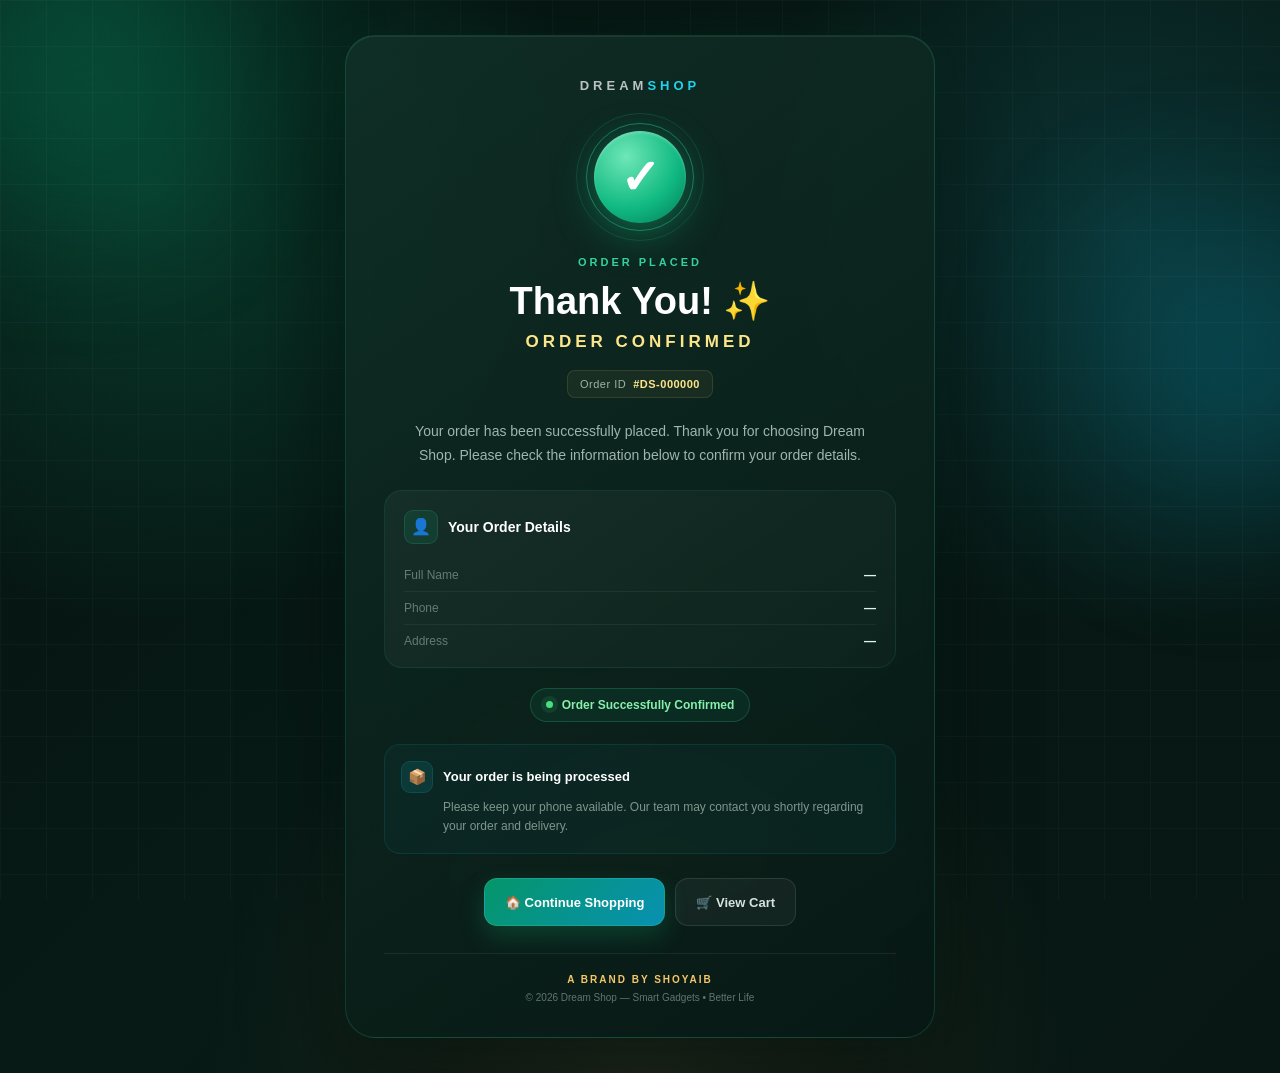
<file: order-confirmation.html>
<!DOCTYPE html>
<html lang="en">
<head>

    <meta charset="UTF-8">

    <meta
        name="viewport"
        content="width=device-width, initial-scale=1.0"
    >

    <meta
        name="theme-color"
        content="#071713"
    >

    <title>Order Confirmed | Dream Shop</title>

    <style>

        /* =====================================================
           DREAM SHOP — PREMIUM ORDER CONFIRMATION
           Theme: Deep Emerald + Gold + Cyan
        ===================================================== */

        * {
            margin: 0;
            padding: 0;
            box-sizing: border-box;
        }

        :root {
            --emerald: #10b981;
            --emerald-light: #34d399;
            --cyan: #22d3ee;
            --gold: #f5c76a;
            --gold-light: #fde68a;
            --dark: #06120f;
            --white: #ffffff;
            --muted: #91a9a0;
        }

        html,
        body {
            width: 100%;
            min-height: 100%;
        }

        body {
            min-height: 100vh;

            font-family:
                Inter,
                Arial,
                Helvetica,
                sans-serif;

            color: var(--white);
            overflow-x: hidden;

            background:
                radial-gradient(
                    circle at 12% 18%,
                    rgba(16, 185, 129, 0.22),
                    transparent 30%
                ),
                radial-gradient(
                    circle at 88% 22%,
                    rgba(34, 211, 238, 0.14),
                    transparent 28%
                ),
                radial-gradient(
                    circle at 50% 100%,
                    rgba(245, 199, 106, 0.10),
                    transparent 35%
                ),
                linear-gradient(
                    135deg,
                    #06120f 0%,
                    #071a16 45%,
                    #081713 100%
                );
        }

        /* =====================================================
           PREMIUM BACKGROUND
        ===================================================== */

        .background {
            position: fixed;
            inset: 0;
            overflow: hidden;
            pointer-events: none;
            z-index: 0;
        }

        .glow {
            position: absolute;
            border-radius: 50%;
            filter: blur(85px);
            opacity: 0.32;

            animation:
                floatGlow 11s ease-in-out infinite;
        }

        .glow-one {
            width: 320px;
            height: 320px;
            background: #059669;
            top: -120px;
            left: -90px;
        }

        .glow-two {
            width: 280px;
            height: 280px;
            background: #0891b2;
            right: -100px;
            top: 25%;
            animation-delay: 2s;
        }

        .glow-three {
            width: 340px;
            height: 340px;
            background: #b7791f;
            bottom: -190px;
            left: 38%;
            opacity: 0.17;
            animation-delay: 4s;
        }

        @keyframes floatGlow {
            0%,
            100% {
                transform: translate3d(0, 0, 0);
            }

            50% {
                transform: translate3d(25px, -22px, 0);
            }
        }

        /* =====================================================
           BACKGROUND GRID
        ===================================================== */

        .grid {
            position: absolute;
            inset: 0;
            opacity: 0.028;

            background-image:
                linear-gradient(
                    rgba(255, 255, 255, 1) 1px,
                    transparent 1px
                ),
                linear-gradient(
                    90deg,
                    rgba(255, 255, 255, 1) 1px,
                    transparent 1px
                );

            background-size: 46px 46px;
        }

        /* =====================================================
           PAGE
        ===================================================== */

        .page {
            position: relative;
            z-index: 2;

            width: 100%;
            min-height: 100vh;

            display: flex;
            align-items: center;
            justify-content: center;

            padding: 35px 20px;
        }

        /* =====================================================
           MAIN CARD
        ===================================================== */

        .confirmation-card {
            width: 100%;
            max-width: 590px;

            padding: 42px 38px 30px;

            text-align: center;

            border-radius: 30px;

            background:
                linear-gradient(
                    145deg,
                    rgba(17, 48, 39, 0.88),
                    rgba(7, 24, 20, 0.94)
                );

            border:
                1px solid
                rgba(52, 211, 153, 0.18);

            box-shadow:
                0 40px 100px
                rgba(0, 0, 0, 0.48),

                0 0 60px
                rgba(16, 185, 129, 0.07),

                inset 0 1px 0
                rgba(255, 255, 255, 0.07);

            backdrop-filter: blur(24px);
            -webkit-backdrop-filter: blur(24px);

            animation:
                cardAppear 0.8s
                cubic-bezier(.2,.8,.2,1);
        }

        @keyframes cardAppear {
            from {
                opacity: 0;

                transform:
                    translateY(30px)
                    scale(0.97);
            }

            to {
                opacity: 1;

                transform:
                    translateY(0)
                    scale(1);
            }
        }

        /* =====================================================
           BRAND
        ===================================================== */

        .brand {
            font-size: 13px;
            font-weight: 800;
            letter-spacing: 4px;

            color:
                rgba(255, 255, 255, 0.72);

            margin-bottom: 30px;
        }

        .brand span {
            color: var(--cyan);
        }

        /* =====================================================
           SUCCESS ICON
        ===================================================== */

        .success-area {
            position: relative;

            width: 108px;
            height: 108px;

            margin:
                0 auto 25px;
        }

        .success-ring {
            position: absolute;
            inset: 0;

            border-radius: 50%;

            border:
                1px solid
                rgba(52, 211, 153, 0.45);

            animation:
                ringPulse 2.2s infinite;
        }

        .success-ring:nth-child(2) {
            inset: -10px;
            opacity: 0.35;
            animation-delay: 0.45s;
        }

        @keyframes ringPulse {
            0% {
                transform: scale(0.82);
                opacity: 0;
            }

            30% {
                opacity: 0.75;
            }

            100% {
                transform: scale(1.18);
                opacity: 0;
            }
        }

        .success-icon {
            position: absolute;
            inset: 8px;

            display: flex;
            align-items: center;
            justify-content: center;

            border-radius: 50%;

            background:
                radial-gradient(
                    circle at 35% 28%,
                    #6ee7b7,
                    #10b981 58%,
                    #047857
                );

            color: #ffffff;

            font-size: 48px;
            font-weight: 700;

            box-shadow:
                0 12px 40px
                rgba(16, 185, 129, 0.35),

                0 0 30px
                rgba(52, 211, 153, 0.12),

                inset 0 2px 3px
                rgba(255, 255, 255, 0.25);

            animation:
                successPop 0.8s
                0.15s both;
        }

        @keyframes successPop {
            0% {
                opacity: 0;
                transform: scale(0.45);
            }

            70% {
                transform: scale(1.08);
            }

            100% {
                opacity: 1;
                transform: scale(1);
            }
        }

        /* =====================================================
           ORDER PLACED
        ===================================================== */

        .eyebrow {
            font-size: 11px;
            letter-spacing: 3px;
            font-weight: 800;

            color: var(--emerald-light);

            margin-bottom: 12px;
        }

        /* =====================================================
           THANK YOU
        ===================================================== */

        .thank-you {
            font-size: 38px;
            line-height: 1.15;
            font-weight: 800;

            color: #ffffff;

            margin-bottom: 8px;
        }

        /* =====================================================
           CONFIRMED TITLE
        ===================================================== */

        h1 {
            font-size: 17px;
            letter-spacing: 4px;
            text-transform: uppercase;
            font-weight: 700;

            color: var(--gold-light);

            margin-bottom: 18px;
        }

        /* =====================================================
           ORDER ID
        ===================================================== */

        .order-id {
            display: inline-flex;
            align-items: center;
            gap: 7px;

            margin-bottom: 21px;

            padding: 7px 12px;

            border-radius: 8px;

            background:
                rgba(245, 199, 106, 0.055);

            border:
                1px solid
                rgba(245, 199, 106, 0.13);

            color: #9eb4aa;

            font-size: 11px;
            letter-spacing: 0.5px;
        }

        .order-id strong {
            color: var(--gold-light);
            font-weight: 700;
        }

        /* =====================================================
           DESCRIPTION
        ===================================================== */

        .subtitle {
            max-width: 455px;

            margin:
                0 auto 22px;

            font-size: 14px;
            line-height: 1.75;

            color: #9fb5ad;
        }

        /* =====================================================
           CUSTOMER DETAILS
        ===================================================== */

        .customer-box {
            text-align: left;

            padding: 19px;

            margin-bottom: 20px;

            border-radius: 18px;

            background:
                linear-gradient(
                    145deg,
                    rgba(255, 255, 255, 0.045),
                    rgba(255, 255, 255, 0.018)
                );

            border:
                1px solid
                rgba(52, 211, 153, 0.10);
        }

        .customer-title {
            display: flex;
            align-items: center;
            gap: 10px;

            margin-bottom: 15px;

            color: #ffffff;

            font-size: 14px;
            font-weight: 700;
        }

        .customer-icon {
            width: 34px;
            height: 34px;

            display: flex;
            align-items: center;
            justify-content: center;

            border-radius: 9px;

            background:
                rgba(16, 185, 129, 0.12);

            border:
                1px solid
                rgba(52, 211, 153, 0.16);

            font-size: 16px;
        }

        .customer-row {
            display: flex;
            justify-content: space-between;

            gap: 15px;

            padding: 9px 0;

            border-bottom:
                1px solid
                rgba(255, 255, 255, 0.055);

            font-size: 12px;
        }

        .customer-row:last-child {
            border-bottom: none;
            padding-bottom: 0;
        }

        .customer-label {
            color: #637c72;
            flex-shrink: 0;
        }

        .customer-value {
            color: #d7f8e9;

            text-align: right;

            font-weight: 600;

            word-break: break-word;
        }

        /* =====================================================
           STATUS
        ===================================================== */

        .status {
            display: inline-flex;
            align-items: center;
            gap: 9px;

            padding: 9px 15px;

            margin-bottom: 22px;

            border-radius: 999px;

            background:
                rgba(16, 185, 129, 0.08);

            border:
                1px solid
                rgba(52, 211, 153, 0.22);

            color: #86efac;

            font-size: 12px;
            font-weight: 700;
        }

        .status-dot {
            width: 7px;
            height: 7px;

            border-radius: 50%;

            background: #4ade80;

            box-shadow:
                0 0 0 5px
                rgba(74, 222, 128, 0.10);

            animation:
                statusPulse 1.8s infinite;
        }

        @keyframes statusPulse {
            0%,
            100% {
                opacity: 1;
                transform: scale(1);
            }

            50% {
                opacity: 0.55;
                transform: scale(0.78);
            }
        }

        /* =====================================================
           INFORMATION
        ===================================================== */

        .info-box {
            text-align: left;

            padding: 16px;

            margin-bottom: 24px;

            border-radius: 16px;

            background:
                rgba(34, 211, 238, 0.035);

            border:
                1px solid
                rgba(34, 211, 238, 0.10);
        }

        .info-title {
            display: flex;
            align-items: center;
            gap: 10px;

            color: #ffffff;

            font-size: 13px;
            font-weight: 700;

            margin-bottom: 5px;
        }

        .info-icon {
            width: 32px;
            height: 32px;

            display: flex;
            align-items: center;
            justify-content: center;

            border-radius: 9px;

            background:
                rgba(34, 211, 238, 0.10);

            border:
                1px solid
                rgba(34, 211, 238, 0.12);

            font-size: 15px;
        }

        .info-text {
            padding-left: 42px;

            color: #7e968d;

            font-size: 12px;
            line-height: 1.65;
        }

        /* =====================================================
           BUTTONS
        ===================================================== */

        .buttons {
            display: flex;

            gap: 10px;

            justify-content: center;
        }

        .button {
            min-height: 48px;

            padding: 12px 20px;

            border-radius: 13px;

            display: inline-flex;

            align-items: center;
            justify-content: center;

            gap: 8px;

            text-decoration: none;

            font-size: 13px;
            font-weight: 700;

            transition:
                transform 0.2s ease,
                box-shadow 0.2s ease,
                border-color 0.2s ease;
        }

        .primary-button {
            color: #ffffff;

            background:
                linear-gradient(
                    135deg,
                    #059669,
                    #0891b2
                );

            border:
                1px solid
                rgba(110, 231, 183, 0.18);

            box-shadow:
                0 10px 25px
                rgba(16, 185, 129, 0.22);
        }

        .secondary-button {
            color: #d5e4de;

            background:
                rgba(255, 255, 255, 0.045);

            border:
                1px solid
                rgba(255, 255, 255, 0.10);
        }

        .button:hover {
            transform: translateY(-3px);
        }

        .primary-button:hover {
            box-shadow:
                0 15px 35px
                rgba(16, 185, 129, 0.34);
        }

        .secondary-button:hover {
            background:
                rgba(255, 255, 255, 0.08);

            border-color:
                rgba(255, 255, 255, 0.16);
        }

        /* =====================================================
           FOOTER
        ===================================================== */

        .footer {
            margin-top: 27px;

            padding-top: 17px;

            border-top:
                1px solid
                rgba(255, 255, 255, 0.07);

            color: #5f776e;

            font-size: 10px;
            line-height: 1.8;
        }

        .footer strong {
            color: var(--gold);

            letter-spacing: 2px;

            font-size: 10px;
        }

        /* =====================================================
           MOBILE
        ===================================================== */

        @media (max-width: 600px) {

            .page {
                padding: 20px 13px;
            }

            .confirmation-card {
                padding:
                    32px 17px 23px;

                border-radius: 24px;
            }

            .brand {
                font-size: 11px;
                letter-spacing: 3px;

                margin-bottom: 25px;
            }

            .success-area {
                width: 88px;
                height: 88px;

                margin-bottom: 22px;
            }

            .success-icon {
                font-size: 39px;
            }

            .thank-you {
                font-size: 30px;
            }

            h1 {
                font-size: 13px;
                letter-spacing: 3px;
            }

            .order-id {
                font-size: 10px;
                margin-bottom: 18px;
            }

            .subtitle {
                font-size: 12.5px;
                line-height: 1.7;
            }

            .customer-box {
                padding: 15px;
            }

            .customer-row {
                font-size: 11px;
                gap: 10px;
            }

            .customer-value {
                max-width: 65%;
            }

            .status {
                font-size: 11px;
                padding: 8px 13px;
            }

            .buttons {
                flex-direction: column;
            }

            .button {
                width: 100%;
            }
        }

        /* =====================================================
           SMALL PHONES
        ===================================================== */

        @media (max-width: 380px) {

            .confirmation-card {
                padding:
                    28px 14px 20px;
            }

            .thank-you {
                font-size: 27px;
            }

            .customer-row {
                font-size: 10.5px;
            }
        }

    </style>

</head>

<body>

    <!-- PREMIUM BACKGROUND -->

    <div class="background">

        <div class="glow glow-one"></div>

        <div class="glow glow-two"></div>

        <div class="glow glow-three"></div>

        <div class="grid"></div>

    </div>


    <!-- CONFIRMATION PAGE -->

    <main class="page">

        <section class="confirmation-card">

            <!-- BRAND -->

            <div class="brand">
                DREAM<span>SHOP</span>
            </div>


            <!-- SUCCESS ICON -->

            <div class="success-area">

                <div class="success-ring"></div>

                <div class="success-ring"></div>

                <div class="success-icon">
                    ✓
                </div>

            </div>


            <!-- ORDER PLACED -->

            <div class="eyebrow">
                ORDER PLACED
            </div>


            <!-- THANK YOU -->

            <div class="thank-you">
                Thank You! ✨
            </div>


            <!-- TITLE -->

            <h1>
                Order Confirmed
            </h1>


            <!-- ORDER ID -->

            <div class="order-id">

                <span>
                    Order ID
                </span>

                <strong id="orderId">
                    #DS-000000
                </strong>

            </div>


            <!-- MESSAGE -->

            <p class="subtitle">

                Your order has been successfully placed.
                Thank you for choosing Dream Shop.
                Please check the information below
                to confirm your order details.

            </p>


            <!-- CUSTOMER DETAILS -->

            <div class="customer-box">

                <div class="customer-title">

                    <div class="customer-icon">
                        👤
                    </div>

                    Your Order Details

                </div>


                <div class="customer-row">

                    <span class="customer-label">
                        Full Name
                    </span>

                    <span
                        class="customer-value"
                        id="customerName"
                    >
                        —
                    </span>

                </div>


                <div class="customer-row">

                    <span class="customer-label">
                        Phone
                    </span>

                    <span
                        class="customer-value"
                        id="customerPhone"
                    >
                        —
                    </span>

                </div>


                <div class="customer-row">

                    <span class="customer-label">
                        Address
                    </span>

                    <span
                        class="customer-value"
                        id="customerAddress"
                    >
                        —
                    </span>

                </div>

            </div>


            <!-- STATUS -->

            <div class="status">

                <span class="status-dot"></span>

                Order Successfully Confirmed

            </div>


            <!-- INFORMATION -->

            <div class="info-box">

                <div class="info-title">

                    <div class="info-icon">
                        📦
                    </div>

                    Your order is being processed

                </div>


                <div class="info-text">

                    Please keep your phone available.
                    Our team may contact you shortly
                    regarding your order and delivery.

                </div>

            </div>


            <!-- BUTTONS -->

            <div class="buttons">

                <a
                    href="index.html"
                    class="button primary-button"
                >
                    🏠 Continue Shopping
                </a>


                <a
                    href="cart.html"
                    class="button secondary-button"
                >
                    🛒 View Cart
                </a>

            </div>


            <!-- FOOTER -->

            <div class="footer">

                <strong>
                    A BRAND BY SHOYAIB
                </strong>

                <br>

                © 2026 Dream Shop — Smart Gadgets • Better Life

            </div>


        </section>

    </main>


    <!-- LOAD ORDER INFORMATION -->

    <script>

        document.addEventListener(
            "DOMContentLoaded",
            function () {

                let orderData = null;

                try {

                    const savedOrder =
                        localStorage.getItem(
                            "dreamShopLastOrder"
                        );

                    if (savedOrder) {

                        orderData =
                            JSON.parse(savedOrder);

                    }

                } catch (error) {

                    console.log(
                        "Order information could not be loaded."
                    );

                }


                if (!orderData) {
                    return;
                }


                /* ORDER ID */

                const orderId =
                    orderData.orderId ||
                    orderData.order_id ||
                    orderData.id ||
                    orderData.orderID;


                if (orderId) {

                    document.getElementById(
                        "orderId"
                    ).textContent =
                        "#" + orderId;

                }


                /* CUSTOMER NAME */

                const customerName =
                    orderData.name ||
                    orderData.fullName ||
                    orderData.full_name ||
                    orderData.customerName ||
                    orderData.customer_name ||
                    "";


                if (customerName) {

                    document.getElementById(
                        "customerName"
                    ).textContent =
                        customerName;

                }


                /* CUSTOMER PHONE */

                const customerPhone =
                    orderData.phone ||
                    orderData.mobile ||
                    orderData.customerPhone ||
                    orderData.customer_phone ||
                    "";


                if (customerPhone) {

                    document.getElementById(
                        "customerPhone"
                    ).textContent =
                        customerPhone;

                }


                /* CUSTOMER ADDRESS */

                const customerAddress =
                    orderData.address ||
                    orderData.fullAddress ||
                    orderData.full_address ||
                    orderData.customerAddress ||
                    orderData.customer_address ||
                    "";


                if (customerAddress) {

                    document.getElementById(
                        "customerAddress"
                    ).textContent =
                        customerAddress;

                }

            }

        );

    </script>

</body>
</html>
</file>
<file: style.css>
/* =========================================================
   DREAM SHOP — PREMIUM STYLE
   Smart Gadgets • Better Life
   ========================================================= */


/* =========================================================
   ROOT
   ========================================================= */

:root {

    --bg:
        #070912;

    --bg-soft:
        #0c1020;

    --bg-card:
        #111629;

    --bg-card-hover:
        #171d35;

    --white:
        #ffffff;

    --text:
        #f5f7ff;

    --text-soft:
        #aeb6ca;

    --text-muted:
        #747d94;

    --border:
        rgba(255,255,255,0.09);

    --border-strong:
        rgba(255,255,255,0.16);

    --primary:
        #8b5cf6;

    --primary-light:
        #a78bfa;

    --secondary:
        #12d9c0;

    --danger:
        #ff5d75;

    --shadow:
        0 25px 70px rgba(0,0,0,0.35);

    --radius:
        24px;

    --container:
        1180px;
}


/* =========================================================
   RESET
   ========================================================= */

* {
    margin: 0;
    padding: 0;
    box-sizing: border-box;
}


html {
    scroll-behavior: smooth;
}


body {

    font-family:
        "Inter",
        Arial,
        sans-serif;

    background:
        var(--bg);

    color:
        var(--text);

    line-height:
        1.6;

    overflow-x:
        hidden;
}


img {
    max-width: 100%;
    display: block;
}


button,
input {
    font-family: inherit;
}


button {
    cursor: pointer;
}


a {
    color: inherit;
    text-decoration: none;
}


.container {

    width:
        min(
            calc(100% - 40px),
            var(--container)
        );

    margin:
        0 auto;
}


/* =========================================================
   HEADER
   ========================================================= */

.site-header {

    position:
        sticky;

    top:
        0;

    z-index:
        1000;

    background:
        rgba(7,9,18,0.88);

    backdrop-filter:
        blur(20px);

    -webkit-backdrop-filter:
        blur(20px);

    border-bottom:
        1px solid
        var(--border);
}


.header-inner {

    min-height:
        78px;

    display:
        flex;

    align-items:
        center;

    justify-content:
        space-between;

    gap:
        24px;
}


/* Logo */

.brand {

    display:
        flex;

    align-items:
        center;

    gap:
        11px;

    flex-shrink:
        0;
}


.brand-mark {

    width:
        42px;

    height:
        42px;

    display:
        grid;

    place-items:
        center;

    border-radius:
        13px;

    background:
        linear-gradient(
            135deg,
            var(--primary),
            #4d9dff
        );

    color:
        #ffffff;

    font-size:
        21px;

    font-weight:
        900;

    box-shadow:
        0 10px 35px
        rgba(124,92,255,0.35);
}


.brand-text {

    display:
        flex;

    flex-direction:
        column;

    line-height:
        1;
}


.brand-text strong {

    font-size:
        18px;

    letter-spacing:
        1.2px;

    font-weight:
        900;
}


.brand-text strong span {
    color:
        var(--primary-light);
}


.brand-text small {

    margin-top:
        5px;

    color:
        var(--text-muted);

    font-size:
        7px;

    letter-spacing:
        1.4px;

    font-weight:
        700;
}


/* Navigation */

.nav-menu {

    display:
        flex;

    align-items:
        center;

    gap:
        7px;
}


.nav-menu a {

    padding:
        10px 13px;

    color:
        var(--text-soft);

    font-size:
        13px;

    font-weight:
        600;

    border-radius:
        10px;

    transition:
        0.25s ease;
}


.nav-menu a:hover,
.nav-menu a.active {

    color:
        var(--text);

    background:
        rgba(255,255,255,0.07);
}


/* Header actions */

.header-actions {

    display:
        flex;

    align-items:
        center;

    gap:
        9px;
}


.header-search {

    width:
        205px;

    height:
        42px;

    display:
        flex;

    align-items:
        center;

    border:
        1px solid
        var(--border);

    background:
        rgba(255,255,255,0.045);

    border-radius:
        12px;

    overflow:
        hidden;

    transition:
        0.25s ease;
}


.header-search:focus-within {

    border-color:
        rgba(139,92,246,0.6);

    background:
        rgba(255,255,255,0.07);
}


.header-search input {

    width:
        100%;

    height:
        100%;

    padding:
        0 12px;

    border:
        0;

    outline:
        0;

    background:
        transparent;

    color:
        var(--text);

    font-size:
        12px;
}


.header-search input::placeholder {
    color:
        var(--text-muted);
}


.header-search button {

    width:
        42px;

    height:
        42px;

    border:
        0;

    background:
        transparent;

    color:
        var(--text-soft);

    font-size:
        15px;
}


.icon-button,
.cart-button {

    width:
        42px;

    height:
        42px;

    display:
        grid;

    place-items:
        center;

    border:
        1px solid
        var(--border);

    border-radius:
        12px;

    background:
        rgba(255,255,255,0.045);

    color:
        var(--text);

    transition:
        0.25s ease;
}


.icon-button:hover,
.cart-button:hover {

    transform:
        translateY(-2px);

    border-color:
        var(--border-strong);

    background:
        rgba(255,255,255,0.09);
}


.cart-button {
    position:
        relative;
}


.cart-count {

    position:
        absolute;

    top:
        -5px;

    right:
        -5px;

    min-width:
        18px;

    height:
        18px;

    padding:
        0 4px;

    display:
        grid;

    place-items:
        center;

    border-radius:
        20px;

    background:
        var(--primary);

    color:
        #ffffff;

    font-size:
        9px;

    font-weight:
        800;

    border:
        2px solid
        #070912;
}


.mobile-menu-button {

    display:
        none;

    width:
        42px;

    height:
        42px;

    border:
        1px solid
        var(--border);

    border-radius:
        12px;

    background:
        rgba(255,255,255,0.045);

    color:
        var(--text);

    font-size:
        20px;
}


/* =========================================================
   HERO
   ========================================================= */

.hero-section {

    position:
        relative;

    min-height:
        690px;

    display:
        flex;

    align-items:
        center;

    overflow:
        hidden;

    border-bottom:
        1px solid
        var(--border);

    background:
        radial-gradient(
            circle at 78% 42%,
            rgba(124,92,255,0.12),
            transparent 32%
        ),
        radial-gradient(
            circle at 18% 80%,
            rgba(18,217,192,0.07),
            transparent 30%
        ),
        linear-gradient(
            135deg,
            #050711,
            #0a0e1c 55%,
            #080b16
        );
}


.hero-glow {

    position:
        absolute;

    width:
        420px;

    height:
        420px;

    border-radius:
        50%;

    filter:
        blur(100px);

    pointer-events:
        none;
}


.hero-glow-one {

    right:
        -130px;

    top:
        50px;

    background:
        rgba(124,92,255,0.15);
}


.hero-glow-two {

    left:
        -180px;

    bottom:
        -200px;

    background:
        rgba(24,215,181,0.08);
}


.hero-grid {

    position:
        relative;

    z-index:
        2;

    display:
        grid;

    grid-template-columns:
        1.05fr
        0.95fr;

    align-items:
        center;

    gap:
        70px;

    padding:
        90px 0;
}


.hero-content {
    max-width:
        650px;
}


.hero-badge,
.eyebrow {

    display:
        inline-flex;

    align-items:
        center;

    gap:
        7px;

    color:
        var(--primary-light);

    font-size:
        10px;

    letter-spacing:
        2px;

    font-weight:
        800;
}


.hero-badge {

    padding:
        9px 13px;

    border:
        1px solid
        rgba(139,92,246,0.25);

    background:
        rgba(139,92,246,0.08);

    border-radius:
        100px;
}


.hero-content h1 {

    margin-top:
        22px;

    font-size:
        clamp(
            48px,
            6vw,
            78px
        );

    line-height:
        0.98;

    letter-spacing:
        -4px;

    font-weight:
        900;
}


.hero-content h1 span {

    display:
        block;

    color:
        transparent;

    background:
        linear-gradient(
            90deg,
            #9b7cff,
            #4aa8ff
        );

    -webkit-background-clip:
        text;

    background-clip:
        text;
}


.hero-content > p {

    max-width:
        590px;

    margin-top:
        25px;

    color:
        var(--text-soft);

    font-size:
        16px;

    line-height:
        1.8;
}


.hero-buttons {

    display:
        flex;

    flex-wrap:
        wrap;

    gap:
        12px;

    margin-top:
        32px;
}


.btn {

    min-height:
        48px;

    padding:
        0 20px;

    display:
        inline-flex;

    align-items:
        center;

    justify-content:
        center;

    gap:
        10px;

    border-radius:
        13px;

    font-size:
        13px;

    font-weight:
        800;

    transition:
        0.25s ease;
}


.btn-primary {

    color:
        #ffffff;

    background:
        linear-gradient(
            135deg,
            var(--primary),
            #4f9cff
        );

    box-shadow:
        0 15px 35px
        rgba(124,92,255,0.3);
}


.btn-primary:hover {

    transform:
        translateY(-3px);

    box-shadow:
        0 20px 45px
        rgba(124,92,255,0.42);
}


.btn-secondary {

    color:
        var(--text);

    border:
        1px solid
        var(--border);

    background:
        rgba(255,255,255,0.045);
}


.btn-secondary:hover {

    transform:
        translateY(-3px);

    background:
        rgba(255,255,255,0.09);
}


.hero-trust {

    display:
        flex;

    align-items:
        center;

    gap:
        18px;

    margin-top:
        42px;
}


.trust-item {

    display:
        flex;

    flex-direction:
        column;
}


.trust-item strong {

    font-size:
        16px;

    font-weight:
        800;
}


.trust-item span {

    margin-top:
        2px;

    color:
        var(--text-muted);

    font-size:
        10px;
}


.trust-divider {

    width:
        1px;

    height:
        30px;

    background:
        var(--border);
}


/* =========================================================
   HERO VISUAL
   ========================================================= */

.hero-visual {

    position:
        relative;

    min-height:
        500px;

    display:
        grid;

    place-items:
        center;
}


.hero-card {

    position:
        relative;

    width:
        min(
            100%,
            430px
        );

    padding:
        24px;

    border:
        1px solid
        rgba(255,255,255,0.10);

    border-radius:
        30px;

    background:
        linear-gradient(
            145deg,
            rgba(255,255,255,0.075),
            rgba(255,255,255,0.025)
        );

    box-shadow:
        0 25px 70px
        rgba(0,0,0,0.35);

    backdrop-filter:
        blur(18px);

    transform:
        rotate(2deg);
}


.hero-card-top {

    display:
        flex;

    justify-content:
        space-between;

    color:
        var(--text-muted);

    font-size:
        9px;

    letter-spacing:
        1.5px;

    font-weight:
        800;
}


/* =========================================================
   PREMIUM 3D HOLOGRAPHIC TECH CORE
   ========================================================= */

.hero-hologram {

    position:
        relative;

    width:
        290px;

    height:
        290px;

    margin:
        35px auto;

    display:
        grid;

    place-items:
        center;

    perspective:
        900px;

    transform-style:
        preserve-3d;
}


.holo-glow {

    position:
        absolute;

    width:
        220px;

    height:
        220px;

    border-radius:
        50%;

    background:
        radial-gradient(
            circle,
            rgba(124,92,255,0.28) 0%,
            rgba(72,166,255,0.18) 35%,
            rgba(24,215,181,0.09) 55%,
            transparent 72%
        );

    filter:
        blur(12px);

    animation:
        holoGlowPulse
        4s
        ease-in-out
        infinite;
}


.holo-orbit {

    position:
        absolute;

    left:
        50%;

    top:
        50%;

    border-radius:
        50%;

    transform-style:
        preserve-3d;

    pointer-events:
        none;
}


.orbit-one {

    width:
        250px;

    height:
        105px;

    margin-left:
        -125px;

    margin-top:
        -52px;

    border:
        1px solid
        rgba(139,92,246,0.55);

    box-shadow:
        0 0 18px
        rgba(124,92,255,0.16);

    transform:
        rotateX(67deg)
        rotateZ(-12deg);

    animation:
        orbitOne
        8s
        linear
        infinite;
}


.orbit-two {

    width:
        230px;

    height:
        92px;

    margin-left:
        -115px;

    margin-top:
        -46px;

    border:
        1px solid
        rgba(57,159,255,0.48);

    transform:
        rotateX(68deg)
        rotateZ(48deg);

    animation:
        orbitTwo
        10s
        linear
        infinite;
}


.orbit-three {

    width:
        205px;

    height:
        80px;

    margin-left:
        -102px;

    margin-top:
        -40px;

    border:
        1px dashed
        rgba(24,215,181,0.5);

    transform:
        rotateY(70deg)
        rotateZ(-25deg);

    animation:
        orbitThree
        12s
        linear
        infinite;
}


.holo-core {

    position:
        relative;

    width:
        118px;

    height:
        118px;

    display:
        grid;

    place-items:
        center;

    transform-style:
        preserve-3d;

    animation:
        coreFloat
        4s
        ease-in-out
        infinite;

    z-index:
        5;
}


.core-inner {

    position:
        relative;

    width:
        82px;

    height:
        82px;

    display:
        grid;

    place-items:
        center;

    border:
        1px solid
        rgba(139,92,246,0.55);

    border-radius:
        27px;

    background:
        linear-gradient(
            145deg,
            rgba(255,255,255,0.16),
            rgba(120,100,255,0.08)
        );

    box-shadow:
        inset 8px 8px 18px
        rgba(255,255,255,0.08),
        inset -8px -8px 18px
        rgba(87,80,180,0.15),
        0 0 35px
        rgba(124,92,255,0.28),
        0 18px 35px
        rgba(0,0,0,0.3);

    transform:
        rotateX(8deg)
        rotateY(-8deg);
}


.core-inner::before {

    content:
        "";

    position:
        absolute;

    inset:
        9px;

    border:
        1px solid
        rgba(80,155,255,0.35);

    border-radius:
        21px;
}


.core-inner::after {

    content:
        "";

    position:
        absolute;

    width:
        12px;

    height:
        12px;

    top:
        12px;

    right:
        14px;

    border-radius:
        50%;

    background:
        #54dfff;

    box-shadow:
        0 0 8px
        rgba(84,223,255,0.8),
        0 0 18px
        rgba(84,223,255,0.5);

    animation:
        coreLight
        2s
        ease-in-out
        infinite;
}


.core-inner span {

    position:
        relative;

    z-index:
        2;

    font-size:
        38px;

    font-weight:
        900;

    letter-spacing:
        -2px;

    color:
        transparent;

    background:
        linear-gradient(
            135deg,
            #9b7cff,
            #4aa8ff
        );

    -webkit-background-clip:
        text;

    background-clip:
        text;
}


.core-ring {

    position:
        absolute;

    left:
        50%;

    top:
        50%;

    border-radius:
        50%;

    pointer-events:
        none;
}


.ring-a {

    width:
        108px;

    height:
        108px;

    margin:
        -54px;

    border:
        1px solid
        rgba(139,92,246,0.4);

    animation:
        innerRingA
        5s
        linear
        infinite;
}


.ring-b {

    width:
        138px;

    height:
        138px;

    margin:
        -69px;

    border:
        1px dashed
        rgba(57,159,255,0.32);

    animation:
        innerRingB
        7s
        linear
        infinite;
}


.holo-scan {

    position:
        absolute;

    width:
        145px;

    height:
        2px;

    border-radius:
        50%;

    background:
        linear-gradient(
            90deg,
            transparent,
            rgba(92,220,255,0.8),
            transparent
        );

    box-shadow:
        0 0 12px
        rgba(92,220,255,0.55);

    transform:
        translateY(-75px);

    opacity:
        0.75;

    animation:
        holoScan
        3.2s
        ease-in-out
        infinite;
}


.holo-particle {

    position:
        absolute;

    width:
        5px;

    height:
        5px;

    border-radius:
        50%;

    background:
        #6d8dff;

    box-shadow:
        0 0 9px
        rgba(89,135,255,0.8);

    z-index:
        6;
}


.hp-one {
    top:
        35px;

    left:
        28px;

    animation:
        particleFloatOne
        4s
        ease-in-out
        infinite;
}


.hp-two {
    top:
        70px;

    right:
        20px;

    width:
        4px;

    height:
        4px;

    background:
        #4edfff;

    animation:
        particleFloatTwo
        4.8s
        ease-in-out
        infinite;
}


.hp-three {
    left:
        13px;

    bottom:
        80px;

    width:
        3px;

    height:
        3px;

    animation:
        particleFloatThree
        5s
        ease-in-out
        infinite;
}


.hp-four {
    right:
        42px;

    bottom:
        35px;

    width:
        4px;

    height:
        4px;

    background:
        #18d7b5;

    box-shadow:
        0 0 9px
        rgba(24,215,181,0.7);

    animation:
        particleFloatFour
        4.5s
        ease-in-out
        infinite;
}


.hp-five {
    top:
        125px;

    left:
        2px;

    width:
        3px;

    height:
        3px;

    animation:
        particleFloatFive
        5.5s
        ease-in-out
        infinite;
}


.hp-six {
    top:
        25px;

    right:
        75px;

    width:
        3px;

    height:
        3px;

    background:
        #9b83ff;

    animation:
        particleFloatSix
        4.2s
        ease-in-out
        infinite;
}


/* Hologram animations */

@keyframes holoGlowPulse {

    0%,
    100% {
        transform:
            scale(0.92);

        opacity:
            0.65;
    }

    50% {
        transform:
            scale(1.08);

        opacity:
            1;
    }
}


@keyframes coreFloat {

    0%,
    100% {
        transform:
            translateY(0)
            rotateX(0deg);
    }

    50% {
        transform:
            translateY(-9px)
            rotateX(4deg);
    }
}


@keyframes coreLight {

    0%,
    100% {
        opacity:
            0.55;

        transform:
            scale(0.9);
    }

    50% {
        opacity:
            1;

        transform:
            scale(1.15);
    }
}


@keyframes orbitOne {

    from {
        transform:
            rotateX(67deg)
            rotateZ(-12deg);
    }

    to {
        transform:
            rotateX(67deg)
            rotateZ(348deg);
    }
}


@keyframes orbitTwo {

    from {
        transform:
            rotateX(68deg)
            rotateZ(48deg);
    }

    to {
        transform:
            rotateX(68deg)
            rotateZ(-312deg);
    }
}


@keyframes orbitThree {

    from {
        transform:
            rotateY(70deg)
            rotateZ(-25deg);
    }

    to {
        transform:
            rotateY(70deg)
            rotateZ(335deg);
    }
}


@keyframes innerRingA {

    from {
        transform:
            rotateZ(0deg);
    }

    to {
        transform:
            rotateZ(360deg);
    }
}


@keyframes innerRingB {

    from {
        transform:
            rotateZ(360deg);
    }

    to {
        transform:
            rotateZ(0deg);
    }
}


@keyframes holoScan {

    0%,
    100% {
        transform:
            translateY(-72px);

        opacity:
            0;
    }

    20% {
        opacity:
            0.75;
    }

    50% {
        transform:
            translateY(72px);

        opacity:
            0.9;
    }

    80% {
        opacity:
            0.2;
    }
}


@keyframes particleFloatOne {

    0%,
    100% {
        transform:
            translate(0,0);

        opacity:
            0.35;
    }

    50% {
        transform:
            translate(12px,-15px);

        opacity:
            1;
    }
}


@keyframes particleFloatTwo {

    0%,
    100% {
        transform:
            translate(0,0);

        opacity:
            0.3;
    }

    50% {
        transform:
            translate(-10px,14px);

        opacity:
            1;
    }
}


@keyframes particleFloatThree {

    0%,
    100% {
        transform:
            translate(0,0);

        opacity:
            0.25;
    }

    50% {
        transform:
            translate(13px,-9px);

        opacity:
            1;
    }
}


@keyframes particleFloatFour {

    0%,
    100% {
        transform:
            translate(0,0);

        opacity:
            0.3;
    }

    50% {
        transform:
            translate(-12px,-13px);

        opacity:
            1;
    }
}


@keyframes particleFloatFive {

    0%,
    100% {
        transform:
            translate(0,0);

        opacity:
            0.25;
    }

    50% {
        transform:
            translate(8px,12px);

        opacity:
            1;
    }
}


@keyframes particleFloatSix {

    0%,
    100% {
        transform:
            translate(0,0);

        opacity:
            0.3;
    }

    50% {
        transform:
            translate(-9px,15px);

        opacity:
            1;
    }
}


/* =========================================================
   HERO CARD BOTTOM
   ========================================================= */

.hero-card-bottom {

    display:
        flex;

    align-items:
        end;

    justify-content:
        space-between;

    gap:
        20px;
}


.hero-card-bottom small {

    color:
        var(--text-muted);

    font-size:
        9px;

    letter-spacing:
        1.5px;

    font-weight:
        800;
}


.hero-card-bottom h3 {

    margin-top:
        5px;

    font-size:
        19px;
}


.hero-price {

    font-size:
        20px;

    font-weight:
        900;

    color:
        var(--primary-light);
}


.floating-chip {

    position:
        absolute;

    padding:
        11px 14px;

    border:
        1px solid
        var(--border);

    border-radius:
        100px;

    background:
        rgba(15,19,34,0.82);

    backdrop-filter:
        blur(15px);

    color:
        var(--text);

    font-size:
        10px;

    font-weight:
        700;

    box-shadow:
        0 15px 30px
        rgba(0,0,0,0.25);
}


.chip-one {
    top:
        55px;

    left:
        -15px;
}


.chip-two {
    right:
        -20px;

    top:
        180px;
}


.chip-three {
    bottom:
        55px;

    left:
        10px;
}


/* =========================================================
   FEATURE STRIP
   ========================================================= */

.feature-strip {

    padding:
        25px 0;

    border-bottom:
        1px solid
        var(--border);

    background:
        #0a0e1a;
}


.feature-grid {

    display:
        grid;

    grid-template-columns:
        repeat(4, 1fr);

    gap:
        14px;
}


.feature-card {

    display:
        flex;

    align-items:
        center;

    gap:
        13px;

    padding:
        17px;

    border:
        1px solid
        var(--border);

    border-radius:
        17px;

    background:
        rgba(255,255,255,0.035);

    transition:
        0.25s ease;
}


.feature-card:hover {

    transform:
        translateY(-3px);

    background:
        rgba(139,92,246,0.08);
}


.feature-icon {

    width:
        40px;

    height:
        40px;

    flex-shrink:
        0;

    display:
        grid;

    place-items:
        center;

    border-radius:
        12px;

    background:
        rgba(139,92,246,0.11);

    color:
        var(--primary-light);

    font-size:
        16px;
}


.feature-card h3 {

    font-size:
        12px;

    font-weight:
        800;
}


.feature-card p {

    margin-top:
        2px;

    color:
        var(--text-muted);

    font-size:
        9px;
}


/* =========================================================
   GENERAL SECTIONS
   ========================================================= */

.categories-section,
.products-section,
.deals-section,
.about-section,
.contact-section {

    padding:
        105px 0;

    background:
        var(--bg);
}


.section-heading {

    display:
        flex;

    align-items:
        end;

    justify-content:
        space-between;

    gap:
        30px;

    margin-bottom:
        42px;
}


.section-heading h2 {

    margin-top:
        9px;

    font-size:
        clamp(
            30px,
            4vw,
            43px
        );

    line-height:
        1.05;

    letter-spacing:
        -1.8px;
}


.section-heading > p {

    max-width:
        340px;

    color:
        var(--text-muted);

    font-size:
        12px;

    line-height:
        1.7;
}


/* =========================================================
   CATEGORIES
   ========================================================= */

.category-grid {

    display:
        grid;

    grid-template-columns:
        repeat(6, 1fr);

    gap:
        12px;
}


.category-card {

    min-height:
        165px;

    padding:
        20px;

    display:
        flex;

    flex-direction:
        column;

    justify-content:
        end;

    border:
        1px solid
        var(--border);

    border-radius:
        20px;

    background:
        linear-gradient(
            145deg,
            #111629,
            #0c1020
        );

    transition:
        0.3s ease;
}


.category-card:hover {

    transform:
        translateY(-6px);

    border-color:
        rgba(139,92,246,0.4);

    background:
        linear-gradient(
            145deg,
            #171d35,
            #10152a
        );
}


.category-icon {

    margin-bottom:
        auto;

    font-size:
        30px;
}


.category-card strong {

    font-size:
        13px;

    font-weight:
        800;
}


.category-card small {

    margin-top:
        3px;

    color:
        var(--text-muted);

    font-size:
        9px;
}


/* =========================================================
   PRODUCTS
   ========================================================= */

.products-section {

    background:
        #090d19;
}


.product-grid {

    display:
        grid;

    grid-template-columns:
        repeat(3, 1fr);

    gap:
        18px;
}


.product-card {

    position:
        relative;

    overflow:
        hidden;

    border:
        1px solid
        var(--border);

    border-radius:
        24px;

    background:
        linear-gradient(
            145deg,
            #111629,
            #0c1020
        );

    transition:
        0.35s ease;
}


.product-card:hover {

    transform:
        translateY(-7px);

    border-color:
        rgba(139,92,246,0.4);

    box-shadow:
        0 25px 55px
        rgba(0,0,0,0.35);
}


.product-image {

    position:
        relative;

    height:
        290px;

    display:
        grid;

    place-items:
        center;

    overflow:
        hidden;

    background:
        #0f1424;
}


.product-image::after {

    content:
        "";

    position:
        absolute;

    width:
        170px;

    height:
        170px;

    border-radius:
        50%;

    background:
        rgba(124,92,255,0.11);

    filter:
        blur(15px);
}


.product-image img {

    position:
        relative;

    z-index:
        2;

    width:
        76%;

    height:
        76%;

    object-fit:
        contain;

    transition:
        0.4s ease;

    filter:
        drop-shadow(
            0 20px 25px
            rgba(0,0,0,0.35)
        );
}


.product-card:hover
.product-image img {

    transform:
        scale(1.07);
}


.product-badge {

    position:
        absolute;

    z-index:
        5;

    top:
        14px;

    left:
        14px;

    padding:
        6px 9px;

    border-radius:
        8px;

    background:
        rgba(139,92,246,0.95);

    color:
        #ffffff;

    font-size:
        8px;

    letter-spacing:
        0.7px;

    font-weight:
        800;
}


.product-wishlist {

    position:
        absolute;

    z-index:
        5;

    top:
        12px;

    right:
        12px;

    width:
        36px;

    height:
        36px;

    display:
        grid;

    place-items:
        center;

    border:
        1px solid
        var(--border);

    border-radius:
        11px;

    background:
        rgba(15,19,34,0.8);

    color:
        var(--text);

    font-size:
        17px;

    backdrop-filter:
        blur(10px);
}


.product-info {

    padding:
        21px;
}


.product-category {

    color:
        var(--primary-light);

    font-size:
        9px;

    letter-spacing:
        1.4px;

    font-weight:
        800;
}


.product-info h3 {

    margin-top:
        6px;

    font-size:
        17px;

    font-weight:
        800;
}


.product-info p {

    min-height:
        44px;

    margin-top:
        8px;

    color:
        var(--text-muted);

    font-size:
        10px;

    line-height:
        1.6;
}


.product-bottom {

    display:
        flex;

    align-items:
        center;

    justify-content:
        space-between;

    gap:
        10px;

    margin-top:
        18px;
}


.price {

    font-size:
        19px;

    font-weight:
        900;

    color:
        var(--text);
}


.add-cart-btn {

    min-height:
        38px;

    padding:
        0 14px;

    border:
        1px solid
        rgba(139,92,246,0.38);

    border-radius:
        10px;

    background:
        rgba(139,92,246,0.09);

    color:
        var(--primary-light);

    font-size:
        10px;

    font-weight:
        800;

    transition:
        0.25s ease;
}


.add-cart-btn:hover {

    background:
        var(--primary);

    color:
        #ffffff;

    transform:
        translateY(-2px);
}


/* =========================================================
   DEALS
   ========================================================= */

.deals-section {

    padding-top:
        50px;

    background:
        #070a14;
}


.deal-banner {

    position:
        relative;

    min-height:
        330px;

    overflow:
        hidden;

    display:
        grid;

    grid-template-columns:
        1.1fr
        0.9fr;

    align-items:
        center;

    padding:
        55px;

    border:
        1px solid
        rgba(139,92,246,0.25);

    border-radius:
        30px;

    background:
        radial-gradient(
            circle at 80% 50%,
            rgba(139,92,246,0.16),
            transparent 35%
        ),
        linear-gradient(
            135deg,
            #11102a,
            #0b1020
        );
}


.deal-banner::before {

    content:
        "";

    position:
        absolute;

    inset:
        0;

    background:
        linear-gradient(
            120deg,
            transparent 40%,
            rgba(139,92,246,0.06),
            transparent 60%
        );

    pointer-events:
        none;
}


.deal-content {

    position:
        relative;

    z-index:
        2;
}


.deal-content h2 {

    max-width:
        600px;

    margin-top:
        10px;

    font-size:
        clamp(
            30px,
            4vw,
            48px
        );

    line-height:
        1.05;

    letter-spacing:
        -2px;
}


.deal-content h2 span {

    color:
        var(--primary-light);
}


.deal-content p {

    max-width:
        500px;

    margin:
        16px 0 24px;

    color:
        var(--text-soft);

    font-size:
        13px;
}


.deal-visual {

    display:
        grid;

    place-items:
        center;
}


.deal-circle {

    width:
        240px;

    height:
        240px;

    display:
        flex;

    flex-direction:
        column;

    align-items:
        center;

    justify-content:
        center;

    border:
        1px solid
        rgba(139,92,246,0.4);

    border-radius:
        50%;

    background:
        radial-gradient(
            circle,
            rgba(139,92,246,0.14),
            transparent 65%
        );

    box-shadow:
        0 0 90px
        rgba(139,92,246,0.14);
}


.deal-circle span {

    color:
        var(--text-muted);

    font-size:
        11px;

    letter-spacing:
        3px;

    font-weight:
        800;
}


.deal-circle strong {

    margin:
        4px 0;

    font-size:
        40px;

    letter-spacing:
        4px;

    color:
        var(--primary-light);
}


.deal-circle small {

    color:
        var(--text-muted);

    font-size:
        8px;

    letter-spacing:
        1.5px;
}


/* =========================================================
   ABOUT
   ========================================================= */

.about-grid {

    display:
        grid;

    grid-template-columns:
        0.85fr
        1.15fr;

    align-items:
        center;

    gap:
        80px;
}


.about-visual {

    min-height:
        400px;

    display:
        grid;

    place-items:
        center;

    border:
        1px solid
        var(--border);

    border-radius:
        30px;

    background:
        linear-gradient(
            145deg,
            #111629,
            #0a0e1a
        );
}


.about-card {

    width:
        230px;

    height:
        270px;

    display:
        flex;

    flex-direction:
        column;

    align-items:
        center;

    justify-content:
        center;

    gap:
        10px;

    border:
        1px solid
        rgba(255,255,255,0.10);

    border-radius:
        26px;

    background:
        linear-gradient(
            145deg,
            rgba(255,255,255,0.10),
            rgba(255,255,255,0.035)
        );

    box-shadow:
        var(--shadow);
}


.about-logo {

    width:
        80px;

    height:
        80px;

    display:
        grid;

    place-items:
        center;

    border-radius:
        23px;

    background:
        linear-gradient(
            135deg,
            var(--primary),
            #5d9fff
        );

    color:
        #ffffff;

    font-size:
        42px;

    font-weight:
        900;

    box-shadow:
        0 20px 50px
        rgba(124,92,255,0.35);
}


.about-card strong {

    font-size:
        18px;

    letter-spacing:
        1px;
}


.about-card small {

    color:
        var(--text-muted);

    font-size:
        7px;

    letter-spacing:
        1.2px;
}


.about-content h2 {

    max-width:
        600px;

    margin-top:
        10px;

    font-size:
        clamp(
            32px,
            4vw,
            50px
        );

    line-height:
        1.05;

    letter-spacing:
        -2px;
}


.about-content > p {

    max-width:
        620px;

    margin-top:
        18px;

    color:
        var(--text-soft);

    font-size:
        13px;

    line-height:
        1.8;
}


.about-points {

    display:
        grid;

    gap:
        12px;

    margin-top:
        25px;
}


.about-points div {

    display:
        flex;

    align-items:
        center;

    gap:
        11px;
}


.about-points span {

    width:
        25px;

    height:
        25px;

    display:
        grid;

    place-items:
        center;

    border-radius:
        50%;

    background:
        rgba(24,215,181,0.1);

    color:
        var(--secondary);

    font-size:
        11px;
}


.about-points strong {

    font-size:
        11px;

    font-weight:
        700;
}


/* =========================================================
   CONTACT
   ========================================================= */

.contact-section {
    padding-top:
        20px;

    background:
        #090d19;
}


.contact-box {

    display:
        grid;

    grid-template-columns:
        0.8fr
        1.2fr;

    align-items:
        center;

    gap:
        50px;

    padding:
        45px;

    border:
        1px solid
        var(--border);

    border-radius:
        27px;

    background:
        linear-gradient(
            145deg,
            #111629,
            #0c1020
        );
}


.contact-content h2 {

    margin-top:
        8px;

    font-size:
        40px;

    letter-spacing:
        -1.5px;
}


.contact-content p {

    max-width:
        420px;

    margin-top:
        12px;

    color:
        var(--text-muted);

    font-size:
        12px;
}


.contact-actions {

    display:
        grid;

    grid-template-columns:
        repeat(3, 1fr);

    gap:
        10px;
}


.contact-action {

    display:
        flex;

    align-items:
        center;

    gap:
        10px;

    min-height:
        76px;

    padding:
        13px;

    border:
        1px solid
        var(--border);

    border-radius:
        15px;

    background:
        rgba(255,255,255,0.035);

    transition:
        0.25s ease;
}


.contact-action:hover {

    transform:
        translateY(-3px);

    border-color:
        rgba(139,92,246,0.4);

    background:
        rgba(139,92,246,0.08);
}


.contact-action > span {

    width:
        36px;

    height:
        36px;

    flex-shrink:
        0;

    display:
        grid;

    place-items:
        center;

    border-radius:
        10px;

    background:
        rgba(139,92,246,0.11);

    font-size:
        14px;
}


.contact-action small {

    display:
        block;

    color:
        var(--text-muted);

    font-size:
        7px;

    letter-spacing:
        1px;

    font-weight:
        800;
}


.contact-action strong {

    display:
        block;

    margin-top:
        2px;

    font-size:
        10px;

    word-break:
        break-word;
}


/* =========================================================
   FOOTER
   ========================================================= */

.site-footer {

    margin-top:
        80px;

    border-top:
        1px solid
        var(--border);

    background:
        #050711;
}


.footer-grid {

    display:
        grid;

    grid-template-columns:
        1.5fr
        0.7fr
        0.8fr
        1fr;

    gap:
        50px;

    padding:
        65px 0;
}


.footer-brand > p {

    max-width:
        300px;

    margin-top:
        18px;

    color:
        var(--text-muted);

    font-size:
        11px;

    line-height:
        1.8;
}


.footer-column {

    display:
        flex;

    flex-direction:
        column;

    align-items:
        flex-start;

    gap:
        9px;
}


.footer-column h3 {

    margin-bottom:
        7px;

    font-size:
        11px;

    text-transform:
        uppercase;

    letter-spacing:
        1px;
}


.footer-column a,
.footer-column p {

    color:
        var(--text-muted);

    font-size:
        10px;

    line-height:
        1.7;

    transition:
        0.2s ease;
}


.footer-column a:hover {
    color:
        var(--primary-light);
}


.footer-bottom {

    border-top:
        1px solid
        var(--border);
}


.footer-bottom-inner {

    min-height:
        65px;

    display:
        flex;

    align-items:
        center;

    justify-content:
        space-between;

    gap:
        20px;
}


.footer-bottom p {

    color:
        var(--text-muted);

    font-size:
        9px;
}


.footer-bottom strong {

    color:
        var(--primary-light);

    letter-spacing:
        1px;
}


/* =========================================================
   RESPONSIVE — TABLET
   ========================================================= */

@media (
    max-width: 1050px
) {

    .nav-menu {
        gap: 2px;
    }


    .nav-menu a {
        padding:
            9px 9px;
    }


    .header-search {
        width:
            165px;
    }


    .hero-grid {
        gap:
            35px;
    }


    .category-grid {
        grid-template-columns:
            repeat(3, 1fr);
    }


    .feature-grid {
        grid-template-columns:
            repeat(2, 1fr);
    }


    .contact-box {
        grid-template-columns:
            1fr;
    }

}


/* =========================================================
   RESPONSIVE — MOBILE
   ========================================================= */

@media (
    max-width: 800px
) {

    .container {

        width:
            min(
                calc(100% - 28px),
                var(--container)
            );
    }


    .header-inner {

        min-height:
            68px;
    }


    .nav-menu {

        position:
            absolute;

        top:
            calc(100% + 1px);

        left:
            14px;

        right:
            14px;

        display:
            none;

        flex-direction:
            column;

        align-items:
            stretch;

        padding:
            10px;

        border:
            1px solid
            var(--border);

        border-radius:
            17px;

        background:
            rgba(10,14,26,0.97);

        backdrop-filter:
            blur(20px);

        box-shadow:
            0 20px 50px
            rgba(0,0,0,0.35);
    }


    .nav-menu.active {
        display:
            flex;
    }


    .nav-menu a {
        padding:
            12px;
    }


    .header-search {
        display:
            none;
    }


    .mobile-menu-button {
        display:
            grid;

        place-items:
            center;
    }


    .hero-section {
        min-height:
            auto;
    }


    .hero-grid {

        grid-template-columns:
            1fr;

        padding:
            70px 0 80px;

        text-align:
            center;
    }


    .hero-content {
        margin:
            0 auto;
    }


    .hero-content h1 {

        font-size:
            clamp(
                43px,
                13vw,
                64px
            );

        letter-spacing:
            -3px;
    }


    .hero-content > p {
        margin-left:
            auto;

        margin-right:
            auto;

        font-size:
            13px;
    }


    .hero-buttons {
        justify-content:
            center;
    }


    .hero-trust {
        justify-content:
            center;
    }


    .hero-visual {
        min-height:
            420px;
    }


    .hero-card {
        max-width:
            370px;
    }


    .chip-one {
        left:
            0;
    }


    .chip-two {
        right:
            0;
    }


    .feature-grid {
        grid-template-columns:
            1fr 1fr;
    }


    .section-heading {
        align-items:
            flex-start;

        flex-direction:
            column;

        gap:
            10px;
    }


    .category-grid {
        grid-template-columns:
            repeat(2, 1fr);
    }


    .product-grid {
        grid-template-columns:
            repeat(2, 1fr);
    }


    .product-image {
        height:
            240px;
    }


    .deal-banner {
        grid-template-columns:
            1fr;

        padding:
            38px 25px;

        text-align:
            center;
    }


    .deal-content p {
        margin-left:
            auto;

        margin-right:
            auto;
    }


    .deal-visual {
        margin-top:
            20px;
    }


    .about-grid {
        grid-template-columns:
            1fr;

        gap:
            35px;
    }


    .about-visual {
        min-height:
            330px;
    }


    .contact-actions {
        grid-template-columns:
            1fr;
    }


    .footer-grid {
        grid-template-columns:
            repeat(2, 1fr);

        gap:
            35px;
    }

}


/* =========================================================
   RESPONSIVE — SMALL MOBILE
   ========================================================= */

@media (
    max-width: 520px
) {

    .brand-mark {

        width:
            38px;

        height:
            38px;

        border-radius:
            11px;

        font-size:
            18px;
    }


    .brand-text strong {
        font-size:
            15px;
    }


    .brand-text small {
        font-size:
            6px;
    }


    .header-actions {
        gap:
            6px;
    }


    .icon-button,
    .cart-button,
    .mobile-menu-button {

        width:
            38px;

        height:
            38px;
    }


    .hero-content h1 {
        font-size:
            42px;
    }


    .hero-content > p {
        font-size:
            12px;
    }


    .hero-buttons {
        flex-direction:
            column;
    }


    .hero-buttons .btn {
        width:
            100%;
    }


    .hero-trust {
        gap:
            11px;
    }


    .trust-item strong {
        font-size:
            13px;
    }


    .trust-item span {
        font-size:
            8px;
    }


    .hero-card {
        padding:
            17px;
    }


    .hero-hologram {
        width:
            235px;

        height:
            235px;
    }


    .holo-glow {
        width:
            185px;

        height:
            185px;
    }


    .orbit-one {
        width:
            205px;

        height:
            85px;

        margin-left:
            -102px;

        margin-top:
            -42px;
    }


    .orbit-two {
        width:
            190px;

        height:
            76px;

        margin-left:
            -95px;

        margin-top:
            -38px;
    }


    .orbit-three {
        width:
            170px;

        height:
            68px;

        margin-left:
            -85px;

        margin-top:
            -34px;
    }


    .holo-core {
        transform:
            scale(0.9);
    }


    .floating-chip {
        padding:
            8px 10px;

        font-size:
            8px;
    }


    .chip-one {
        top:
            35px;
    }


    .chip-two {
        top:
            145px;
    }


    .chip-three {
        bottom:
            25px;
    }


    .feature-grid {
        grid-template-columns:
            1fr;
    }


    .category-grid {
        grid-template-columns:
            1fr 1fr;
    }


    .category-card {
        min-height:
            140px;

        padding:
            16px;
    }


    .product-grid {
        grid-template-columns:
            1fr;
    }


    .product-image {
        height:
            280px;
    }


    .categories-section,
    .products-section,
    .deals-section,
    .about-section,
    .contact-section {
        padding:
            75px 0;
    }


    .section-heading {
        margin-bottom:
            28px;
    }


    .section-heading h2 {
        font-size:
            31px;
    }


    .deal-circle {
        width:
            190px;

        height:
            190px;
    }


    .deal-circle strong {
        font-size:
            31px;
    }


    .about-content h2 {
        font-size:
            35px;
    }


    .contact-box {
        padding:
            28px 20px;
    }


    .contact-content h2 {
        font-size:
            34px;
    }


    .footer-grid {
        grid-template-columns:
            1fr;

        gap:
            28px;
    }


    .footer-bottom-inner {
        flex-direction:
            column;

        justify-content:
            center;

        padding:
            17px 0;
    }

}


/* =========================================================
   ACCESSIBILITY
   ========================================================= */

button:focus-visible,
a:focus-visible,
input:focus-visible {

    outline:
        2px solid
        var(--primary-light);

    outline-offset:
        3px;
}


/* =========================================================
   SELECTION
   ========================================================= */

::selection {

    background:
        var(--primary);

    color:
        #ffffff;
}


/* =========================================================
   SCROLLBAR
   ========================================================= */

::-webkit-scrollbar {
    width:
        8px;
}


::-webkit-scrollbar-track {
    background:
        #070912;
}


::-webkit-scrollbar-thumb {

    background:
        rgba(139,92,246,0.55);

    border-radius:
        20px;
}


::-webkit-scrollbar-thumb:hover {

    background:
        rgba(139,92,246,0.85);
}


/* =========================================================
   DREAM SHOP — END
   ========================================================= */
</file>
